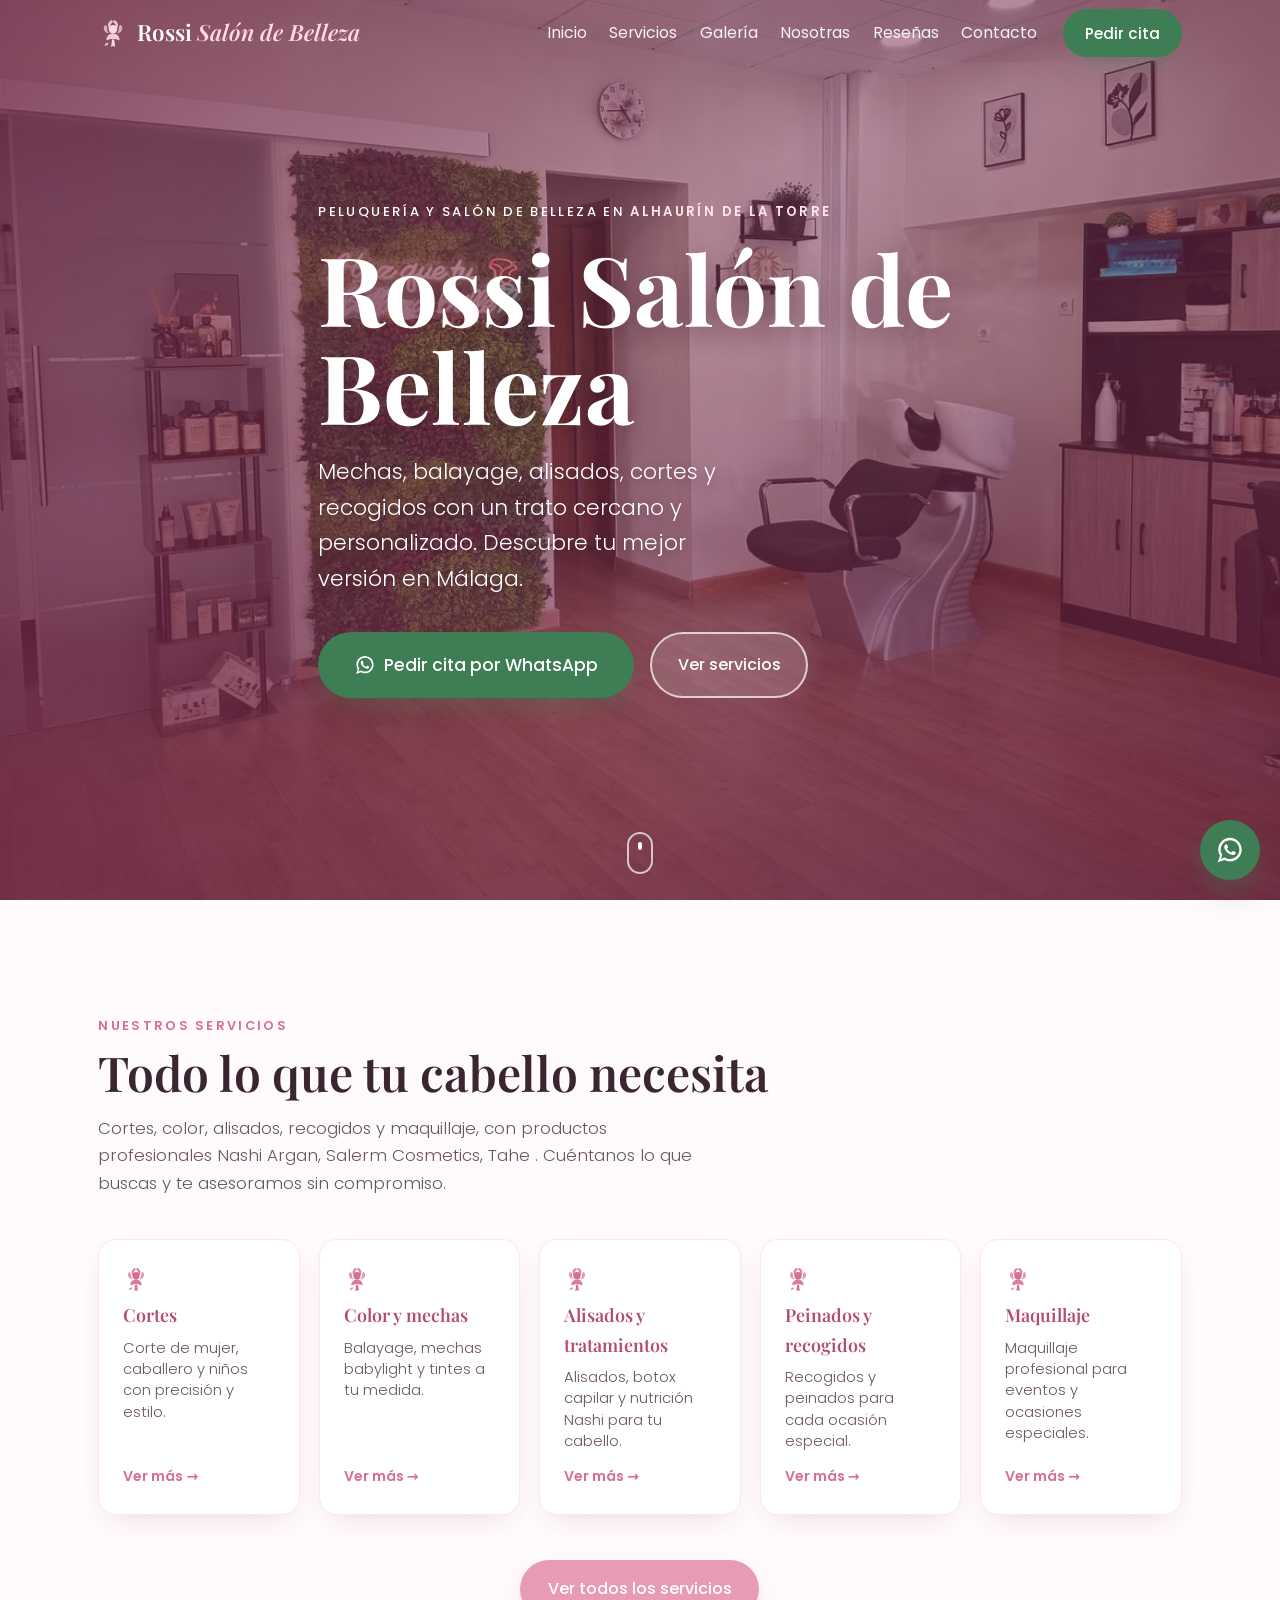
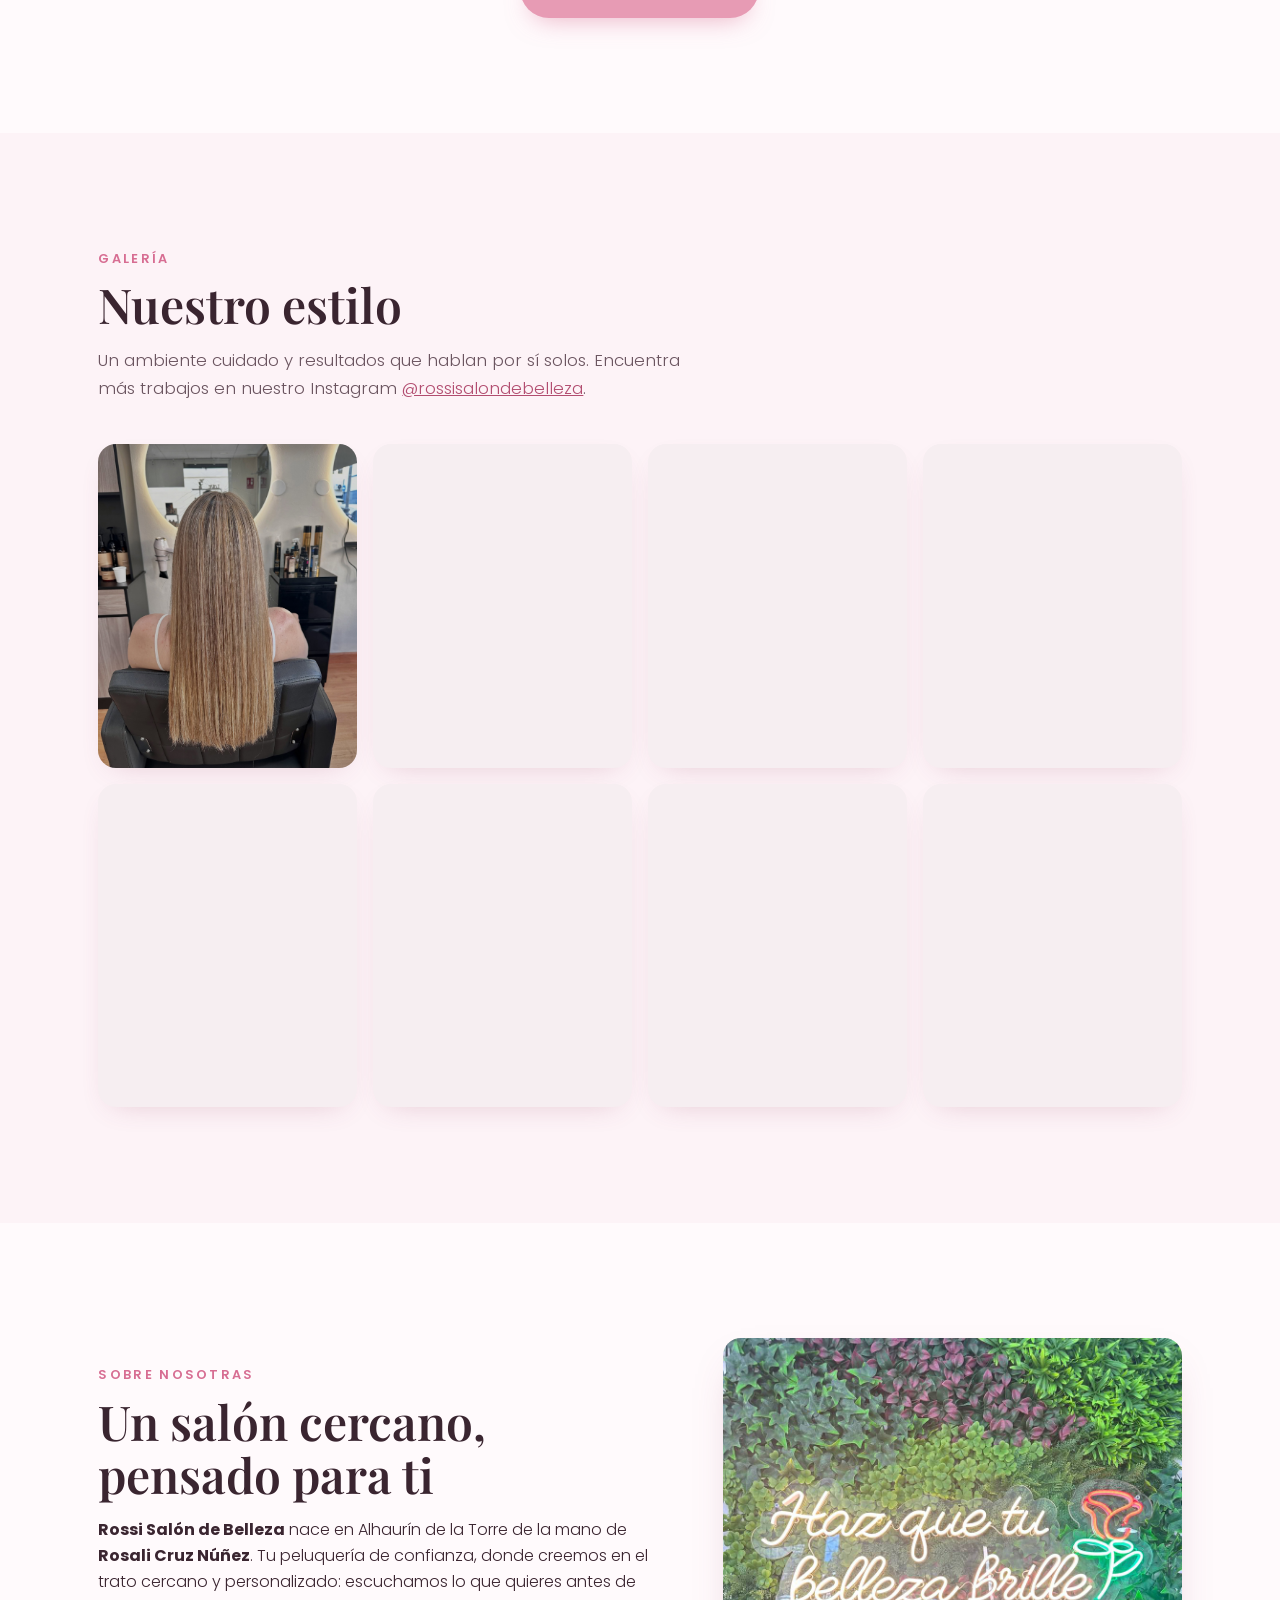
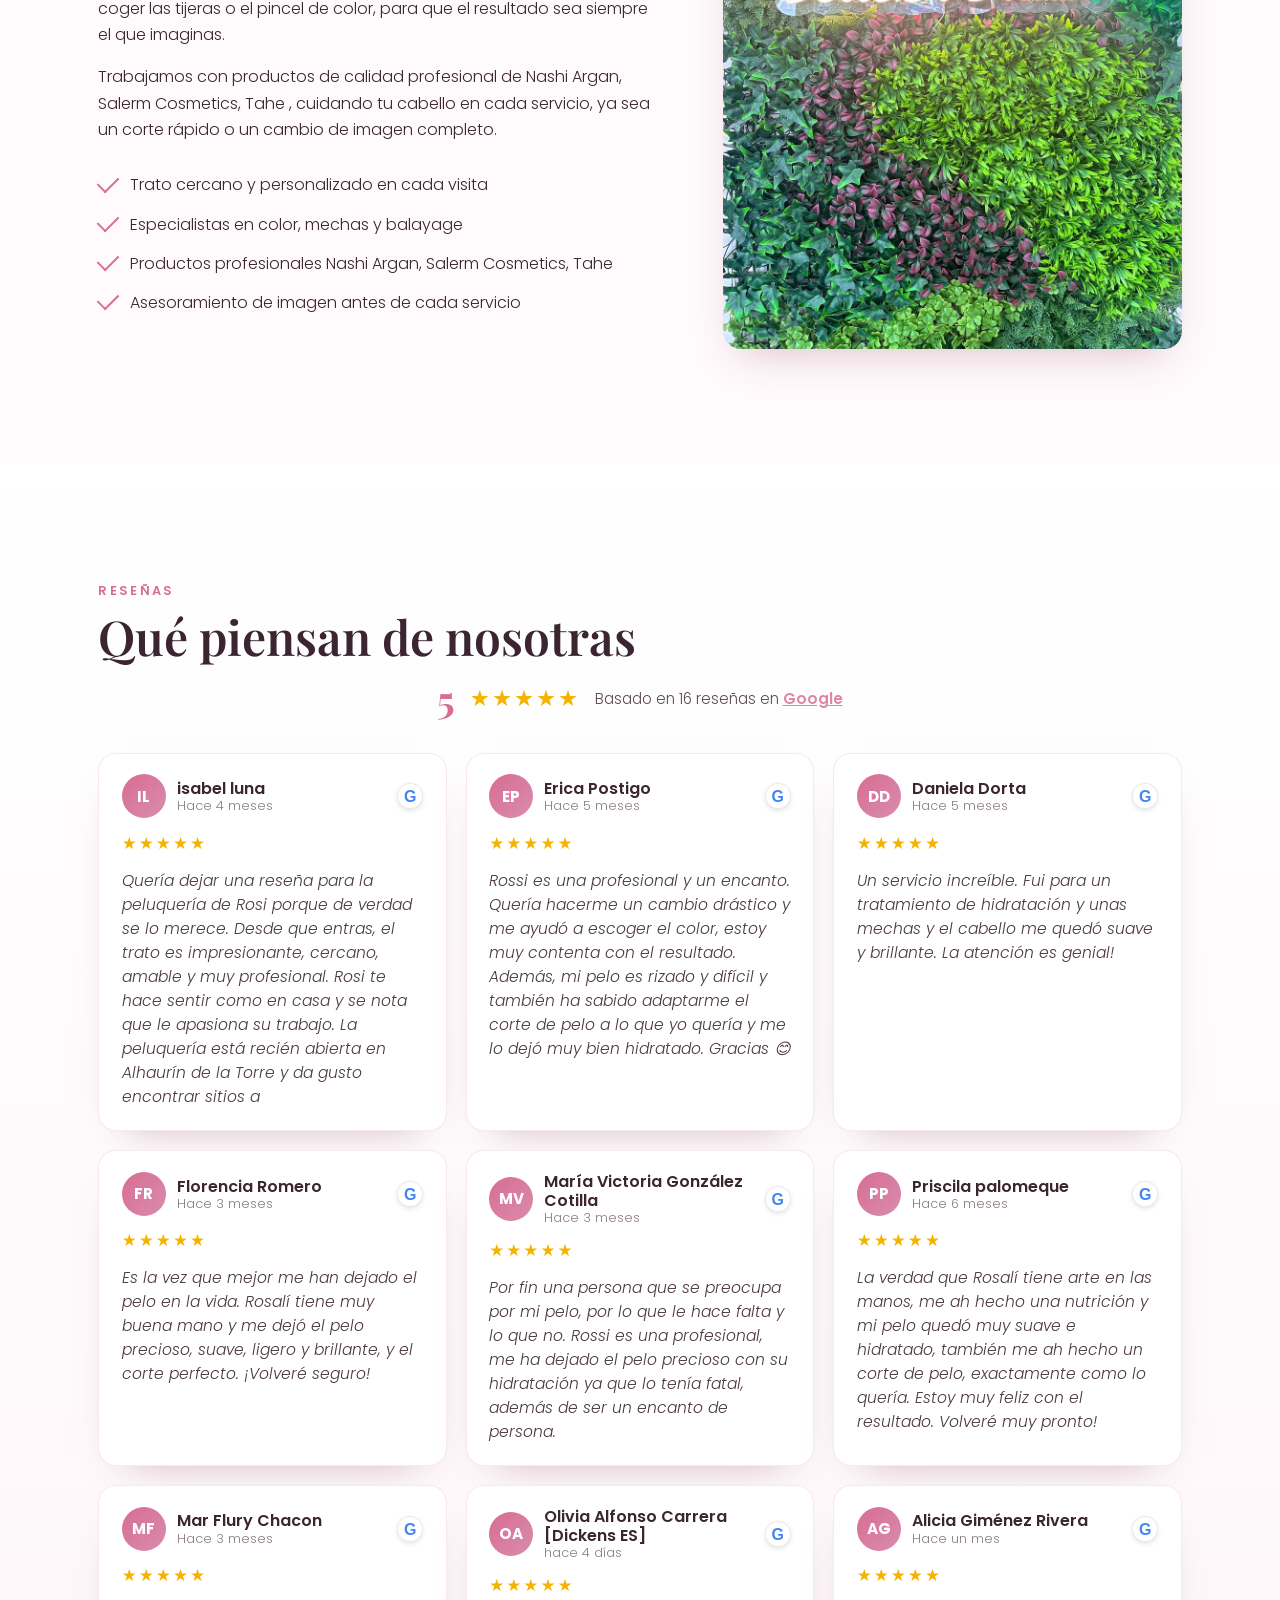
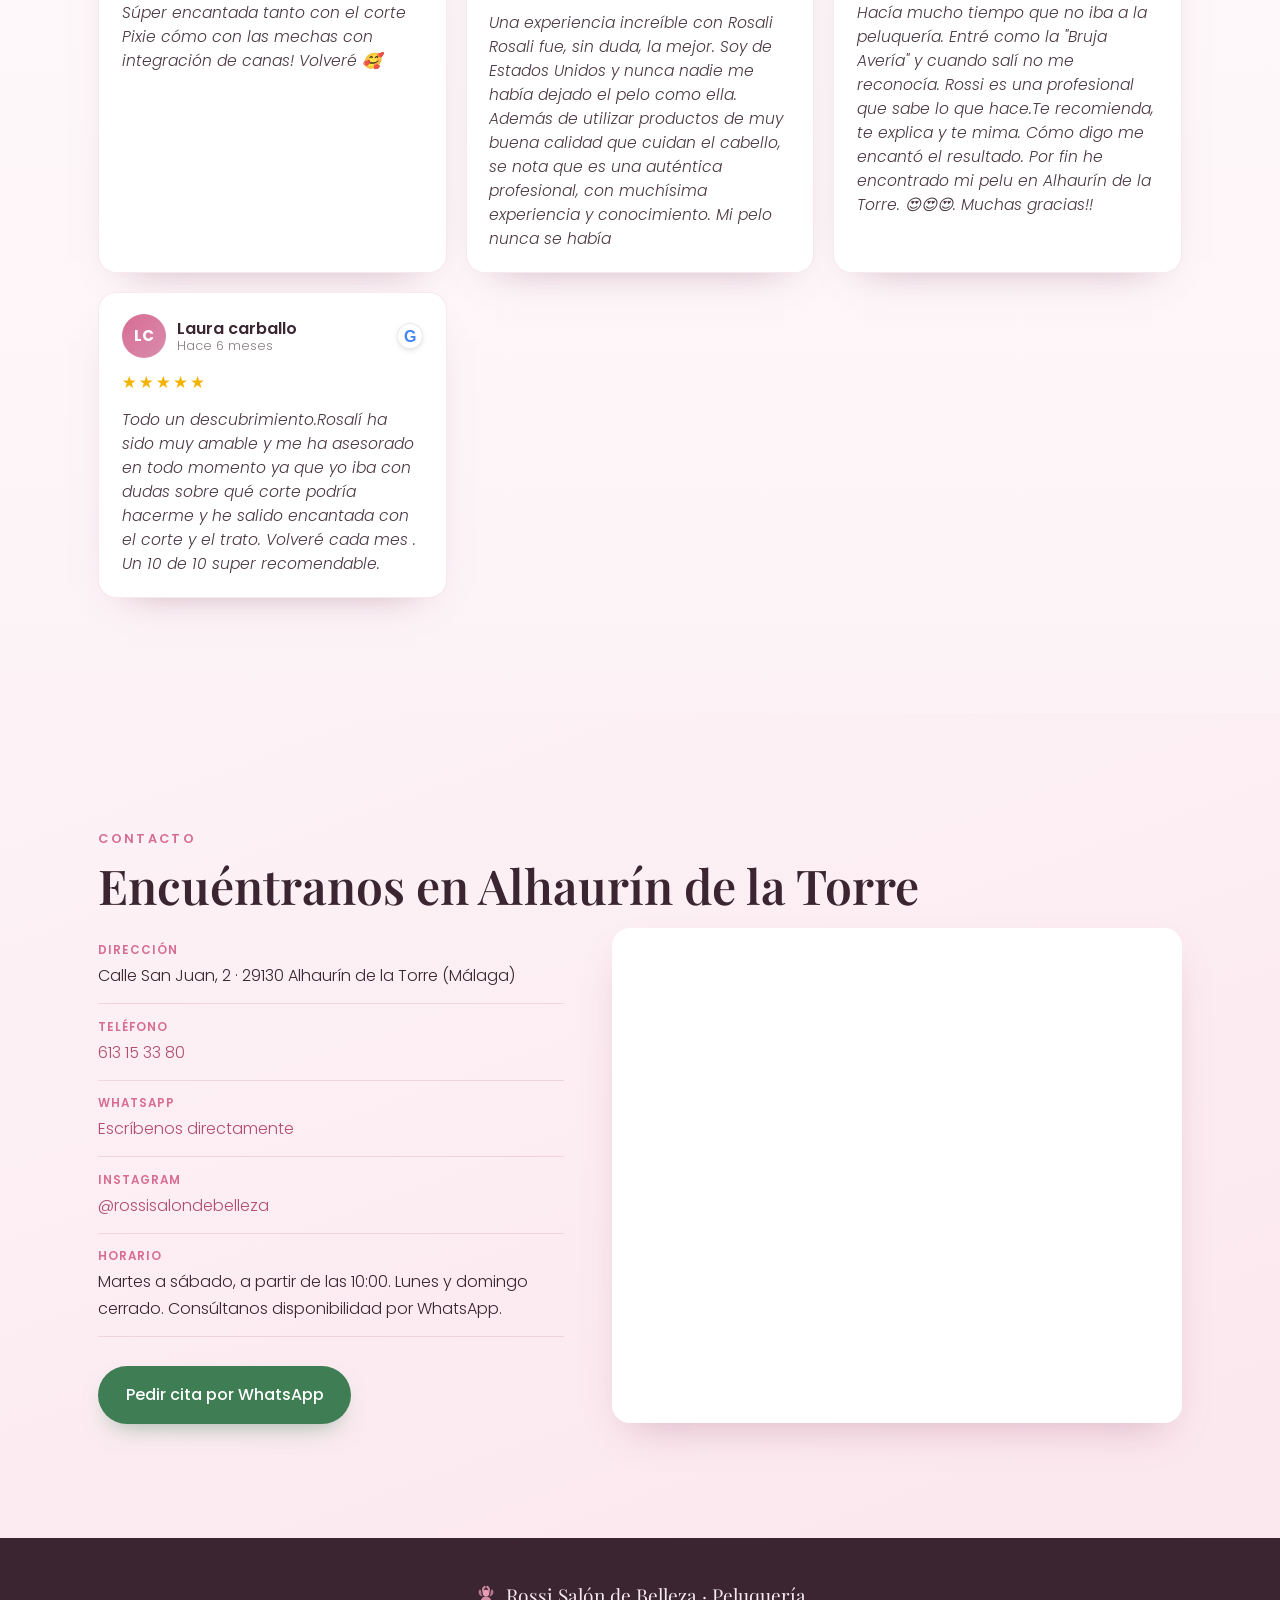
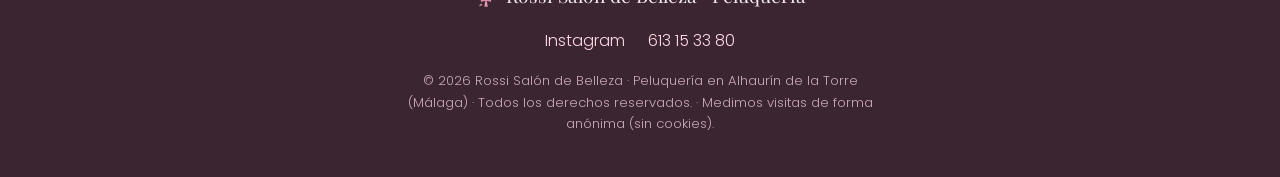
<file: index.html>
<!DOCTYPE html>
<html lang="es">
<head>
  <meta charset="UTF-8" />
  <meta name="viewport" content="width=device-width, initial-scale=1.0" />
  <title>Rossi Salón de Belleza · Peluquería en Alhaurín de la Torre (Málaga) | Mechas, Balayage y Alisados</title>
  <meta name="description" content="Rossi Salón de Belleza, tu peluquería en Alhaurín de la Torre (Málaga). Especialistas en mechas, balayage, alisados, tintes, cortes, recogidos y maquillaje. Pide tu cita por WhatsApp." />
  <meta name="keywords" content="peluquería Alhaurín de la Torre, peluquería Rossi, peluquería Málaga, Rossi salón de belleza, salón de belleza Alhaurín de la Torre, mechas, balayage, alisado, tinte, corte, recogidos, maquillaje" />
  <meta name="robots" content="index, follow" />
  <meta name="author" content="Rossi Salón de Belleza" />
  <meta name="theme-color" content="#e79bb4" />
  <link rel="canonical" href="https://rossisalondebelleza.com/" />

  <!-- Open Graph -->
  <meta property="og:type" content="website" />
  <meta property="og:site_name" content="Rossi Salón de Belleza" />
  <meta property="og:title" content="Rossi Salón de Belleza · Peluquería en Alhaurín de la Torre" />
  <meta property="og:description" content="Peluquería y salón de belleza en Alhaurín de la Torre (Málaga): mechas, balayage, alisados, tintes, cortes y recogidos con trato cercano. Pide cita por WhatsApp." />
  <meta property="og:url" content="https://rossisalondebelleza.com/" />
  <meta property="og:locale" content="es_ES" />
  <meta property="og:image" content="https://rossisalondebelleza.com/assets/og-image.jpg?v=2" />
  <meta property="og:image:secure_url" content="https://rossisalondebelleza.com/assets/og-image.jpg?v=2" />
  <meta property="og:image:type" content="image/jpeg" />
  <meta property="og:image:width" content="1200" />
  <meta property="og:image:height" content="630" />
  <meta property="og:image:alt" content="Rossi Salón de Belleza y Peluquería en Alhaurín de la Torre" />

  <!-- Twitter Card -->
  <meta name="twitter:card" content="summary_large_image" />
  <meta name="twitter:title" content="Rossi Salón de Belleza · Peluquería en Alhaurín de la Torre" />
  <meta name="twitter:description" content="Peluquería en Alhaurín de la Torre (Málaga): mechas, balayage, alisados, tintes y cortes. Pide tu cita por WhatsApp en Rossi Salón de Belleza." />
  <meta name="twitter:image" content="https://rossisalondebelleza.com/assets/og-image.jpg?v=2" />

  <link rel="icon" href="data:image/svg+xml,%3Csvg xmlns='http://www.w3.org/2000/svg' viewBox='0 0 100 100'%3E%3Ctext y='.9em' font-size='90'%3E%F0%9F%8C%B9%3C/text%3E%3C/svg%3E" />

  <link rel="preconnect" href="https://fonts.googleapis.com" />
  <link rel="preconnect" href="https://fonts.gstatic.com" crossorigin />
  <link href="https://fonts.googleapis.com/css2?family=Playfair+Display:ital,wght@0,500;0,600;0,700;1,600&family=Poppins:wght@300;400;500;600;700&display=swap" rel="stylesheet" />

  <link rel="stylesheet" href="styles.css" />
  <link rel="stylesheet" href="assets/web-publica.css" />

  <!-- JSON-LD: Schema.org HairSalon -->
  <script type="application/ld+json">
  {
    "@context": "https://schema.org",
    "@type": "HairSalon",
    "@id": "https://rossisalondebelleza.com/#negocio",
    "name": "Rossi Salón de Belleza",
    "alternateName": ["Peluquería Rossi", "Peluquería y Salón de Belleza Rossi"],
    "description": "Peluquería y salón de belleza en Alhaurín de la Torre (Málaga): mechas, balayage, alisados, tintes, cortes, recogidos y maquillaje.",
    "image": "https://rossisalondebelleza.com/assets/og-image.jpg",
    "url": "https://rossisalondebelleza.com/",
    "telephone": "+34613153380",
    "founder": "Rosali Cruz Núñez",
    "address": {
      "@type": "PostalAddress",
      "streetAddress": "Calle San Juan, 2",
      "addressLocality": "Alhaurín de la Torre",
      "addressRegion": "Málaga",
      "postalCode": "29130",
      "addressCountry": "ES"
    },
    "geo": {
      "@type": "GeoCoordinates",
      "addressCountry": "ES"
    },
    "areaServed": "Alhaurín de la Torre, Málaga",
    "openingHoursSpecification": [
      {
        "@type": "OpeningHoursSpecification",
        "dayOfWeek": ["Tuesday", "Wednesday", "Thursday", "Friday", "Saturday"],
        "opens": "10:00"
      }
    ],
    "sameAs": [
      "https://www.instagram.com/rossisalondebelleza/"
    ]
  }
  </script>
    <script type="application/ld+json">
  {
    "@context": "https://schema.org",
    "@type": "OfferCatalog",
    "name": "Servicios de Rossi Salón de Belleza",
    "url": "https://rossisalondebelleza.com/servicios.html",
    "itemListElement": [
      {"@type": "Offer",
       "itemOffered": {"@type": "Service", "name": "Corte de mujer", "category": "Cortes"}},
      {"@type": "Offer",
       "itemOffered": {"@type": "Service", "name": "Corte de caballero", "category": "Cortes"}},
      {"@type": "Offer",
       "itemOffered": {"@type": "Service", "name": "Corte de ni\u00f1a", "category": "Cortes"}},
      {"@type": "Offer",
       "itemOffered": {"@type": "Service", "name": "Corte de ni\u00f1o", "category": "Cortes"}},
      {"@type": "Offer",
       "itemOffered": {"@type": "Service", "name": "Balayage", "category": "Color y mechas"}},
      {"@type": "Offer",
       "itemOffered": {"@type": "Service", "name": "Mechas babylight", "category": "Color y mechas"}},
      {"@type": "Offer",
       "itemOffered": {"@type": "Service", "name": "Mechas y balayage media melena", "category": "Color y mechas"}},
      {"@type": "Offer",
       "itemOffered": {"@type": "Service", "name": "Mechas de pelo corto", "category": "Color y mechas"}},
      {"@type": "Offer",
       "itemOffered": {"@type": "Service", "name": "Mechas de flequillo", "category": "Color y mechas"}},
      {"@type": "Offer",
       "itemOffered": {"@type": "Service", "name": "Tinte y retoque de tinte", "category": "Color y mechas"}},
      {"@type": "Offer",
       "itemOffered": {"@type": "Service", "name": "Matizado", "category": "Color y mechas"}},
      {"@type": "Offer",
       "itemOffered": {"@type": "Service", "name": "Alisado organico (corto, media melena y melena larga)", "category": "Alisados y tratamientos"}},
      {"@type": "Offer",
       "itemOffered": {"@type": "Service", "name": "Botox capilar", "category": "Alisados y tratamientos"}},
      {"@type": "Offer",
       "itemOffered": {"@type": "Service", "name": "Nutrici\u00f3n Nashi", "category": "Alisados y tratamientos"}},
      {"@type": "Offer",
       "itemOffered": {"@type": "Service", "name": "salerm 21", "category": "Alisados y tratamientos"}},
      {"@type": "Offer",
       "itemOffered": {"@type": "Service", "name": "Recogido y semirrecogido", "category": "Peinados y recogidos"}},
      {"@type": "Offer",
       "itemOffered": {"@type": "Service", "name": "Peinado de pelo largo", "category": "Peinados y recogidos"}},
      {"@type": "Offer",
       "itemOffered": {"@type": "Service", "name": "Peinado de media melena", "category": "Peinados y recogidos"}},
      {"@type": "Offer",
       "itemOffered": {"@type": "Service", "name": "Peinado corto", "category": "Peinados y recogidos"}},
      {"@type": "Offer",
       "itemOffered": {"@type": "Service", "name": "Maquillaje para eventos y ocasiones especiales", "category": "Maquillaje"}},
      {"@type": "Offer",
       "itemOffered": {"@type": "Service", "name": "Nashi Argan", "category": "Productos"}},
      {"@type": "Offer",
       "itemOffered": {"@type": "Service", "name": "salerm 21", "category": "Productos"}},
      {"@type": "Offer",
       "itemOffered": {"@type": "Service", "name": "Tahe", "category": "Productos"}}
    ]
  }
  </script>

    <script type="application/ld+json">
  {
    "@context": "https://schema.org",
    "@type": "OfferCatalog",
    "name": "Servicios de Rossi Salón de Belleza",
    "url": "https://rossisalondebelleza.com/servicios.html",
    "itemListElement": [
      {"@type": "Offer",
       "itemOffered": {"@type": "Service", "name": "Corte de mujer", "category": "Cortes"}},
      {"@type": "Offer",
       "itemOffered": {"@type": "Service", "name": "Corte de caballero", "category": "Cortes"}},
      {"@type": "Offer",
       "itemOffered": {"@type": "Service", "name": "Corte de ni\u00f1a", "category": "Cortes"}},
      {"@type": "Offer",
       "itemOffered": {"@type": "Service", "name": "Corte de ni\u00f1o", "category": "Cortes"}},
      {"@type": "Offer",
       "itemOffered": {"@type": "Service", "name": "Balayage", "category": "Color y mechas"}},
      {"@type": "Offer",
       "itemOffered": {"@type": "Service", "name": "Mechas babylight", "category": "Color y mechas"}},
      {"@type": "Offer",
       "itemOffered": {"@type": "Service", "name": "Mechas y balayage media melena", "category": "Color y mechas"}},
      {"@type": "Offer",
       "itemOffered": {"@type": "Service", "name": "Mechas de pelo corto", "category": "Color y mechas"}},
      {"@type": "Offer",
       "itemOffered": {"@type": "Service", "name": "Mechas de flequillo", "category": "Color y mechas"}},
      {"@type": "Offer",
       "itemOffered": {"@type": "Service", "name": "Tinte y retoque de tinte", "category": "Color y mechas"}},
      {"@type": "Offer",
       "itemOffered": {"@type": "Service", "name": "Matizado", "category": "Color y mechas"}},
      {"@type": "Offer",
       "itemOffered": {"@type": "Service", "name": "Alisado organico (corto, media melena y melena larga)", "category": "Alisados y tratamientos"}},
      {"@type": "Offer",
       "itemOffered": {"@type": "Service", "name": "Botox capilar", "category": "Alisados y tratamientos"}},
      {"@type": "Offer",
       "itemOffered": {"@type": "Service", "name": "Nutrici\u00f3n Nashi", "category": "Alisados y tratamientos"}},
      {"@type": "Offer",
       "itemOffered": {"@type": "Service", "name": "salerm 21", "category": "Alisados y tratamientos"}},
      {"@type": "Offer",
       "itemOffered": {"@type": "Service", "name": "Recogido y semirrecogido", "category": "Peinados y recogidos"}},
      {"@type": "Offer",
       "itemOffered": {"@type": "Service", "name": "Peinado de pelo largo", "category": "Peinados y recogidos"}},
      {"@type": "Offer",
       "itemOffered": {"@type": "Service", "name": "Peinado de media melena", "category": "Peinados y recogidos"}},
      {"@type": "Offer",
       "itemOffered": {"@type": "Service", "name": "Peinado corto", "category": "Peinados y recogidos"}},
      {"@type": "Offer",
       "itemOffered": {"@type": "Service", "name": "Maquillaje para eventos y ocasiones especiales", "category": "Maquillaje"}},
      {"@type": "Offer",
       "itemOffered": {"@type": "Service", "name": "Nashi Argan", "category": "Productos"}},
      {"@type": "Offer",
       "itemOffered": {"@type": "Service", "name": "Salerm Cosmetics", "category": "Productos"}},
      {"@type": "Offer",
       "itemOffered": {"@type": "Service", "name": "Tahe", "category": "Productos"}}
    ]
  }
  </script>

    <script type="application/ld+json">
  {
    "@context": "https://schema.org",
    "@type": "OfferCatalog",
    "name": "Servicios de Rossi Salón de Belleza",
    "url": "https://rossisalondebelleza.com/servicios.html",
    "itemListElement": [
      {"@type": "Offer",
       "itemOffered": {"@type": "Service", "name": "Corte de mujer", "category": "Cortes"}},
      {"@type": "Offer",
       "itemOffered": {"@type": "Service", "name": "Corte de caballero", "category": "Cortes"}},
      {"@type": "Offer",
       "itemOffered": {"@type": "Service", "name": "Corte de ni\u00f1a", "category": "Cortes"}},
      {"@type": "Offer",
       "itemOffered": {"@type": "Service", "name": "Corte de ni\u00f1o", "category": "Cortes"}},
      {"@type": "Offer",
       "itemOffered": {"@type": "Service", "name": "Balayage", "category": "Color y mechas"}},
      {"@type": "Offer",
       "itemOffered": {"@type": "Service", "name": "Mechas babylight", "category": "Color y mechas"}},
      {"@type": "Offer",
       "itemOffered": {"@type": "Service", "name": "Mechas y balayage media melena", "category": "Color y mechas"}},
      {"@type": "Offer",
       "itemOffered": {"@type": "Service", "name": "Mechas de pelo corto", "category": "Color y mechas"}},
      {"@type": "Offer",
       "itemOffered": {"@type": "Service", "name": "Mechas de flequillo", "category": "Color y mechas"}},
      {"@type": "Offer",
       "itemOffered": {"@type": "Service", "name": "Tinte y retoque de tinte", "category": "Color y mechas"}},
      {"@type": "Offer",
       "itemOffered": {"@type": "Service", "name": "Matizado", "category": "Color y mechas"}},
      {"@type": "Offer",
       "itemOffered": {"@type": "Service", "name": "Alisado organico (corto, media melena y melena larga)", "category": "Alisados y tratamientos"}},
      {"@type": "Offer",
       "itemOffered": {"@type": "Service", "name": "Botox capilar", "category": "Alisados y tratamientos"}},
      {"@type": "Offer",
       "itemOffered": {"@type": "Service", "name": "Nutrici\u00f3n Nashi", "category": "Alisados y tratamientos"}},
      {"@type": "Offer",
       "itemOffered": {"@type": "Service", "name": "salerm 21", "category": "Alisados y tratamientos"}},
      {"@type": "Offer",
       "itemOffered": {"@type": "Service", "name": "Recogido y semirrecogido", "category": "Peinados y recogidos"}},
      {"@type": "Offer",
       "itemOffered": {"@type": "Service", "name": "Peinado de pelo largo", "category": "Peinados y recogidos"}},
      {"@type": "Offer",
       "itemOffered": {"@type": "Service", "name": "Peinado de media melena", "category": "Peinados y recogidos"}},
      {"@type": "Offer",
       "itemOffered": {"@type": "Service", "name": "Peinado corto", "category": "Peinados y recogidos"}},
      {"@type": "Offer",
       "itemOffered": {"@type": "Service", "name": "Maquillaje para eventos y ocasiones especiales", "category": "Maquillaje"}},
      {"@type": "Offer",
       "itemOffered": {"@type": "Service", "name": "Nashi Argan", "category": "Productos"}},
      {"@type": "Offer",
       "itemOffered": {"@type": "Service", "name": "Salerm Cosmetics", "category": "Productos"}},
      {"@type": "Offer",
       "itemOffered": {"@type": "Service", "name": "Tahe", "category": "Productos"}}
    ]
  }
  </script>

    <script type="application/ld+json">
  {
    "@context": "https://schema.org",
    "@type": "OfferCatalog",
    "name": "Servicios de Rossi Salón de Belleza",
    "url": "https://rossisalondebelleza.com/servicios.html",
    "itemListElement": [
      {"@type": "Offer",
       "itemOffered": {"@type": "Service", "name": "Corte de mujer", "category": "Cortes"}},
      {"@type": "Offer",
       "itemOffered": {"@type": "Service", "name": "Corte de caballero", "category": "Cortes"}},
      {"@type": "Offer",
       "itemOffered": {"@type": "Service", "name": "Corte de ni\u00f1a", "category": "Cortes"}},
      {"@type": "Offer",
       "itemOffered": {"@type": "Service", "name": "Corte de ni\u00f1o", "category": "Cortes"}},
      {"@type": "Offer",
       "itemOffered": {"@type": "Service", "name": "Balayage", "category": "Color y mechas"}},
      {"@type": "Offer",
       "itemOffered": {"@type": "Service", "name": "Mechas babylight", "category": "Color y mechas"}},
      {"@type": "Offer",
       "itemOffered": {"@type": "Service", "name": "Mechas y balayage media melena", "category": "Color y mechas"}},
      {"@type": "Offer",
       "itemOffered": {"@type": "Service", "name": "Mechas de pelo corto", "category": "Color y mechas"}},
      {"@type": "Offer",
       "itemOffered": {"@type": "Service", "name": "Mechas de flequillo", "category": "Color y mechas"}},
      {"@type": "Offer",
       "itemOffered": {"@type": "Service", "name": "Tinte y retoque de tinte", "category": "Color y mechas"}},
      {"@type": "Offer",
       "itemOffered": {"@type": "Service", "name": "Matizado", "category": "Color y mechas"}},
      {"@type": "Offer",
       "itemOffered": {"@type": "Service", "name": "Alisado organico (corto, media melena y melena larga)", "category": "Alisados y tratamientos"}},
      {"@type": "Offer",
       "itemOffered": {"@type": "Service", "name": "Botox capilar", "category": "Alisados y tratamientos"}},
      {"@type": "Offer",
       "itemOffered": {"@type": "Service", "name": "Nutrici\u00f3n Nashi", "category": "Alisados y tratamientos"}},
      {"@type": "Offer",
       "itemOffered": {"@type": "Service", "name": "salerm 21", "category": "Alisados y tratamientos"}},
      {"@type": "Offer",
       "itemOffered": {"@type": "Service", "name": "Recogido y semirrecogido", "category": "Peinados y recogidos"}},
      {"@type": "Offer",
       "itemOffered": {"@type": "Service", "name": "Peinado de pelo largo", "category": "Peinados y recogidos"}},
      {"@type": "Offer",
       "itemOffered": {"@type": "Service", "name": "Peinado de media melena", "category": "Peinados y recogidos"}},
      {"@type": "Offer",
       "itemOffered": {"@type": "Service", "name": "Peinado corto", "category": "Peinados y recogidos"}},
      {"@type": "Offer",
       "itemOffered": {"@type": "Service", "name": "Maquillaje para eventos y ocasiones especiales", "category": "Maquillaje"}},
      {"@type": "Offer",
       "itemOffered": {"@type": "Service", "name": "Nashi Argan", "category": "Productos"}},
      {"@type": "Offer",
       "itemOffered": {"@type": "Service", "name": "Salerm Cosmetics", "category": "Productos"}},
      {"@type": "Offer",
       "itemOffered": {"@type": "Service", "name": "Tahe", "category": "Productos"}}
    ]
  }
  </script>

</head>
<body>

  <!-- Icono decorativo de rosa, reutilizado con <use> -->
  <svg width="0" height="0" style="position:absolute" aria-hidden="true">
    <symbol id="icono-rosa" viewBox="0 0 64 64">
      <g fill="currentColor">
        <path d="M32 8c-4 3-6 7-6 11 0 3 1.5 5.5 4 7-3-.5-6-2.5-7.5-5.5C20 16 21 10.5 26 6c2-2 4-2 6 2z" opacity="0.85"/>
        <path d="M32 8c4 3 6 7 6 11 0 3-1.5 5.5-4 7 3-.5 6-2.5 7.5-5.5C44 16 43 10.5 38 6c-2-2-4-2-6 2z" opacity="0.85"/>
        <path d="M20 22c-1 4 .5 8 4 10.5-3 .5-6.5-.5-9-3.5-3.5-4-3.5-9.5-1-13 2-2.5 4.5-1.5 6 6z" opacity="0.7"/>
        <path d="M44 22c1 4-.5 8-4 10.5 3 .5 6.5-.5 9-3.5 3.5-4 3.5-9.5 1-13-2-2.5-4.5-1.5-6 6z" opacity="0.7"/>
        <circle cx="32" cy="24" r="9"/>
        <path d="M32 33c-8 0-14 6-14 13 0 1 1 2 2 1.5 3-1.5 7-2.5 12-2.5s9 1 12 2.5c1 .5 2-.5 2-1.5 0-7-6-13-14-13z" opacity="0.9"/>
        <path d="M30 46l-2 14c-.2 1.3 1.4 2 2.2 1l2-2.5 2 2.5c.8 1 2.4.3 2.2-1l-2-14h-4.4z"/>
        <path d="M20 52c-3 1-6 4-6 7 3 .5 6.5-1 8.5-3.5L20 52z" opacity="0.8"/>
      </g>
    </symbol>
  </svg>

  <a class="salto-contenido" href="#contenido">Ir al contenido principal</a>

  <header class="cabecera" id="cabecera">
    <div class="contenedor cabecera__interior">
      <a href="#inicio" class="logo">
        <svg class="logo__icono" width="30" height="30" aria-hidden="true"><use href="#icono-rosa" /></svg>
        <span class="logo__texto">Rossi <em>Salón de Belleza</em></span>
      </a>

      <button class="menu-toggle" id="menuToggle" aria-expanded="false" aria-controls="navPrincipal" aria-label="Abrir menú de navegación">
        <span></span><span></span><span></span>
      </button>

      <nav class="nav" id="navPrincipal">
        <ul>
          <li><a href="#inicio">Inicio</a></li>
          <li><a href="#servicios">Servicios</a></li>
          <li><a href="#galeria">Galería</a></li>
          <li><a href="#nosotras">Nosotras</a></li>
          <li><a href="#resenas">Reseñas</a></li>
          <li><a href="#contacto">Contacto</a></li>
        </ul>
        <a href="#" class="boton boton--whatsapp boton--nav js-whatsapp-link" target="_blank" rel="noopener">
          Pedir cita
        </a>
      </nav>
    </div>
    <div class="menu-overlay" id="menuOverlay" aria-hidden="true"></div>
  </header>

  <main id="contenido">

    <!-- 1. HERO -->
    <section class="hero" id="inicio">
      <div class="hero__fondo" aria-hidden="true"></div>
      <div class="hero__velo" aria-hidden="true"></div>
      <div class="hero__petalos" aria-hidden="true">
        <span></span><span></span><span></span><span></span><span></span>
        <span></span><span></span><span></span><span></span><span></span>
      </div>
      <div class="contenedor hero__contenido">
        <p class="hero__kicker animar" data-animar="baja">Peluquería y salón de belleza en <strong>Alhaurín de la Torre</strong></p>
        <h1 class="hero__titulo animar" data-animar="baja">Rossi Salón de Belleza</h1>
        <p class="hero__claim animar" data-animar="baja">Mechas, balayage, alisados, cortes y recogidos con un trato cercano y personalizado. Descubre tu mejor versión en Málaga.</p>
        <div class="hero__acciones animar" data-animar="baja">
          <a href="#" class="boton boton--whatsapp boton--grande js-whatsapp-link" target="_blank" rel="noopener">
            <svg class="icono-whatsapp" viewBox="0 0 32 32" width="22" height="22" aria-hidden="true">
              <path fill="currentColor" d="M16.001 3C9.096 3 3.5 8.596 3.5 15.5c0 2.42.687 4.68 1.877 6.6L3 29l7.1-2.32a12.42 12.42 0 0 0 5.9 1.5c6.905 0 12.5-5.596 12.5-12.5S22.906 3 16.001 3zm0 22.6c-1.86 0-3.6-.5-5.1-1.37l-.365-.216-4.214 1.377 1.394-4.106-.238-.38A9.98 9.98 0 0 1 6 15.5C6 9.977 10.477 5.5 16.001 5.5 21.523 5.5 26 9.977 26 15.5s-4.477 10.1-9.999 10.1zm5.55-7.55c-.303-.152-1.797-.887-2.076-.988-.279-.101-.482-.152-.686.152-.203.303-.786.988-.964 1.19-.177.203-.354.228-.657.076-.303-.152-1.28-.472-2.438-1.505-.901-.804-1.51-1.797-1.688-2.1-.177-.303-.019-.467.133-.618.137-.136.303-.354.455-.53.152-.178.202-.304.303-.507.101-.203.05-.38-.025-.532-.076-.152-.686-1.653-.94-2.264-.247-.594-.499-.514-.686-.524l-.584-.01c-.203 0-.532.076-.81.38-.279.303-1.065 1.04-1.065 2.537s1.09 2.943 1.242 3.146c.152.203 2.147 3.278 5.202 4.596.727.314 1.294.501 1.737.641.73.232 1.393.199 1.918.121.585-.087 1.797-.735 2.05-1.445.253-.71.253-1.318.177-1.445-.076-.127-.279-.203-.583-.354z"/>
            </svg>
            Pedir cita por WhatsApp
          </a>
          <a href="#servicios" class="boton boton--fantasma">Ver servicios</a>
        </div>
      </div>
      <a href="#servicios" class="hero__scroll" aria-label="Desplázate para ver más"><span></span></a>
    </section>

    <!-- 2. SERVICIOS -->
    <section class="seccion seccion--clara" id="servicios">
      <div class="contenedor">
        <p class="seccion__kicker animar">Nuestros servicios</p>
        <h2 class="seccion__titulo animar">Todo lo que tu cabello necesita</h2>
        <p class="seccion__intro animar">Cortes, color, alisados, recogidos y maquillaje, con productos profesionales <!-- RESPALDO:MARCAS:INICIO -->
        Nashi Argan, Salerm Cosmetics, Tahe
        <!-- RESPALDO:MARCAS:FIN -->. Cuéntanos lo que buscas y te asesoramos sin compromiso.</p>

        <div class="servicios__pildoras" id="serviciosPildoras">
        <!-- RESPALDO:PILDORAS:INICIO -->
          <!-- Respaldo estático: se ve si el API no responde en 3 s -->
          <a href="servicios.html#cortes" class="servicio-pildora animar" data-animar="sube">
            <svg class="servicio-pildora__icono" width="26" height="26" aria-hidden="true"><use href="#icono-rosa"/></svg>
            <h3>Cortes</h3>
            <p>Corte de mujer, caballero y niños con precisión y estilo.</p>
            <span class="servicio-pildora__enlace">Ver más →</span>
          </a>
          <a href="servicios.html#color-y-mechas" class="servicio-pildora animar" data-animar="sube">
            <svg class="servicio-pildora__icono" width="26" height="26" aria-hidden="true"><use href="#icono-rosa"/></svg>
            <h3>Color y mechas</h3>
            <p>Balayage, mechas babylight y tintes a tu medida.</p>
            <span class="servicio-pildora__enlace">Ver más →</span>
          </a>
          <a href="servicios.html#alisados-y-tratamientos" class="servicio-pildora animar" data-animar="sube">
            <svg class="servicio-pildora__icono" width="26" height="26" aria-hidden="true"><use href="#icono-rosa"/></svg>
            <h3>Alisados y tratamientos</h3>
            <p>Alisados, botox capilar y nutrición Nashi para tu cabello.</p>
            <span class="servicio-pildora__enlace">Ver más →</span>
          </a>
          <a href="servicios.html#peinados-y-recogidos" class="servicio-pildora animar" data-animar="sube">
            <svg class="servicio-pildora__icono" width="26" height="26" aria-hidden="true"><use href="#icono-rosa"/></svg>
            <h3>Peinados y recogidos</h3>
            <p>Recogidos y peinados para cada ocasión especial.</p>
            <span class="servicio-pildora__enlace">Ver más →</span>
          </a>
          <a href="servicios.html#maquillaje" class="servicio-pildora animar" data-animar="sube">
            <svg class="servicio-pildora__icono" width="26" height="26" aria-hidden="true"><use href="#icono-rosa"/></svg>
            <h3>Maquillaje</h3>
            <p>Maquillaje profesional para eventos y ocasiones especiales.</p>
            <span class="servicio-pildora__enlace">Ver más →</span>
          </a>
        <!-- RESPALDO:PILDORAS:FIN -->
      </div>        <div class="servicios__cta animar">
          <a href="servicios.html" class="boton boton--rosa">Ver todos los servicios</a>
        </div>

    </section>

    <!-- 3. GALERÍA -->
    <section class="seccion seccion--galeria" id="galeria">
      <div class="contenedor">
        <p class="seccion__kicker animar">Galería</p>
        <h2 class="seccion__titulo animar">Nuestro estilo</h2>
        <p class="seccion__intro animar">Un ambiente cuidado y resultados que hablan por sí solos. Encuentra más trabajos en nuestro Instagram
          <a href="https://www.instagram.com/rossisalondebelleza/" target="_blank" rel="noopener">@rossisalondebelleza</a>.
        </p>
        <div class="galeria__grid" id="galeriaGrid" aria-live="polite">
        <!-- RESPALDO:GALERIA:INICIO -->
        <!-- Respaldo estático de la galería (si el API no responde) -->
        <figure class="galeria__item galeria__item--alta galeria__item--cargada"><img src="assets/gallery/ig-01.jpg" alt="✨ Rubio beige natural, luminoso y de bajo mantenimiento. Mechas babylights ultra finas par" loading="lazy" width="3024" height="3582" /></figure>
        <figure class="galeria__item galeria__item--alta galeria__item--cargada"><img src="assets/gallery/ig-02.jpg" alt="Alisado organico 🌱✨ antes y después" loading="lazy" width="3024" height="4013" /></figure>
        <figure class="galeria__item galeria__item--alta galeria__item--cargada"><img src="assets/gallery/ig-03.jpg" alt="✨ Color arena, luminoso y natural. Un rubio elegante con un acabado suave y mucho brillo." loading="lazy" width="3024" height="3715" /></figure>
        <figure class="galeria__item galeria__item--alta galeria__item--cargada"><img src="assets/gallery/ig-04.jpg" alt="Qué cambio! 😍 Mechas frías para conseguir un rubio más elegante, luminoso y con un acabado" loading="lazy" width="1290" height="1712" /></figure>
        <figure class="galeria__item galeria__item--alta galeria__item--cargada"><img src="assets/gallery/ig-05.jpg" alt="Alisado organico✨🌿" loading="lazy" width="3024" height="3589" /></figure>
        <figure class="galeria__item galeria__item--alta galeria__item--cargada"><img src="assets/gallery/ig-07.jpg" alt="✨ Cobrizo con mechas vainilla ✨ Un color lleno de dimensión, brillo y movimiento que realz" loading="lazy" width="3024" height="3481" /></figure>
        <figure class="galeria__item galeria__item--alta galeria__item--cargada"><img src="assets/gallery/ig-08.jpg" alt="🤎 Mechas caramelo que aportan luz, dimensión y un acabado súper natural ✨" loading="lazy" width="3024" height="4013" /></figure>
        <figure class="galeria__item galeria__item--alta galeria__item--cargada"><img src="assets/gallery/ig-10.jpg" alt="Tremendo cambio ✨ De un cabello apagado a una melena con luz, movimiento y un tono mucho m" loading="lazy" width="3024" height="3652" /></figure>
        <!-- RESPALDO:GALERIA:FIN -->
        </div>
      </div>
    </section>

    <!-- 4. SOBRE NOSOTRAS -->
    <section class="seccion" id="nosotras">
      <div class="contenedor nosotras__grid">
        <div class="nosotras__texto animar" data-animar="derecha">
          <p class="seccion__kicker">Sobre nosotras</p>
          <h2 class="seccion__titulo">Un salón cercano, pensado para ti</h2>
          <p><strong>Rossi Salón de Belleza</strong> nace en Alhaurín de la Torre de la mano de <strong>Rosali Cruz Núñez</strong>. Tu peluquería de confianza, donde creemos en el trato cercano y personalizado: escuchamos lo que quieres antes de coger las tijeras o el pincel de color, para que el resultado sea siempre el que imaginas.</p>
          <p>Trabajamos con productos de calidad profesional de <!-- RESPALDO:MARCAS:INICIO -->
        Nashi Argan, Salerm Cosmetics, Tahe
        <!-- RESPALDO:MARCAS:FIN -->, cuidando tu cabello en cada servicio, ya sea un corte rápido o un cambio de imagen completo.</p>
          <ul class="lista-check">
            <li>Trato cercano y personalizado en cada visita</li>
            <li>Especialistas en color, mechas y balayage</li>
            <li>Productos profesionales <!-- RESPALDO:MARCAS:INICIO -->
        Nashi Argan, Salerm Cosmetics, Tahe
        <!-- RESPALDO:MARCAS:FIN --></li>
            <li>Asesoramiento de imagen antes de cada servicio</li>
          </ul>
        </div>
        <figure class="nosotras__imagen animar" data-animar="izquierda">
          <img src="assets/salon.jpg" alt="Letrero de neón «Haz que tu belleza brille» sobre un muro vegetal en Rossi Salón de Belleza, Alhaurín de la Torre" loading="lazy" width="960" height="1280" />
        </figure>
      </div>
    </section>

    <!-- 5. UBICACIÓN / CONTACTO -->
    <!-- 5. RESEÑAS (Google) -->
    <section class="seccion seccion--resenas" id="resenas">
      <div class="contenedor">
        <p class="seccion__kicker animar">Reseñas</p>
        <h2 class="seccion__titulo animar">Qué piensan de nosotras</h2>
        <div class="resenas__resumen animar" id="resenasResumen"></div>
        <div class="resenas__grid" id="resenasGrid" aria-live="polite"></div>
      </div>
    </section>

    <section class="seccion seccion--rosa" id="contacto">
      <div class="contenedor">
        <p class="seccion__kicker animar">Contacto</p>
        <h2 class="seccion__titulo animar">Encuéntranos en Alhaurín de la Torre</h2>

        <div class="contacto__grid">
          <div class="contacto__datos animar" data-animar="derecha">
            <ul class="lista-contacto">
              <li>
                <strong>Dirección</strong>
                <span>Calle San Juan, 2 · 29130 Alhaurín de la Torre (Málaga)</span>
              </li>
              <li>
                <strong>Teléfono</strong>
                <span><a href="tel:+34613153380">613 15 33 80</a></span>
              </li>
              <li>
                <strong>WhatsApp</strong>
                <span><a href="#" class="js-whatsapp-link" target="_blank" rel="noopener">Escríbenos directamente</a></span>
              </li>
              <li>
                <strong>Instagram</strong>
                <span><a href="https://www.instagram.com/rossisalondebelleza/" target="_blank" rel="noopener">@rossisalondebelleza</a></span>
              </li>
              <li>
                <strong>Horario</strong>
                <span>Martes a sábado, a partir de las 10:00. Lunes y domingo cerrado. Consúltanos disponibilidad por WhatsApp.</span>
              </li>
            </ul>
            <a href="#" class="boton boton--whatsapp js-whatsapp-link" target="_blank" rel="noopener">Pedir cita por WhatsApp</a>
          </div>

          <div class="contacto__mapa animar" data-animar="izquierda">
            <iframe
              src="https://www.google.com/maps?q=Peluquer%C3%ADa%20Rossi%2C%20Calle%20San%20Juan%202%2C%2029130%20Alhaur%C3%ADn%20de%20la%20Torre%2C%20M%C3%A1laga&output=embed"
              width="100%"
              height="100%"
              style="border:0;"
              allowfullscreen=""
              loading="lazy"
              referrerpolicy="no-referrer-when-downgrade"
              title="Ubicación de Peluquería Rossi en Alhaurín de la Torre, Málaga">
            </iframe>
          </div>
        </div>
      </div>
    </section>

  </main>

  <!-- 6. FOOTER -->
  <footer class="pie">
    <div class="contenedor pie__interior">
      <div class="pie__marca">
        <svg width="24" height="24" aria-hidden="true"><use href="#icono-rosa" /></svg>
        <span>Rossi Salón de Belleza · Peluquería</span>
      </div>
      <nav class="pie__redes" aria-label="Redes sociales">
        <a href="https://www.instagram.com/rossisalondebelleza/" target="_blank" rel="noopener">Instagram</a>
        <a href="tel:+34613153380">613 15 33 80</a>
      </nav>
      <p class="pie__legal">
        © <span id="anioActual">2026</span> Rossi Salón de Belleza · Peluquería en Alhaurín de la Torre (Málaga) · Todos los derechos reservados. · Medimos visitas de forma anónima (sin cookies).
      </p>
    </div>
  </footer>

  <!-- Botón flotante de WhatsApp -->
  <a href="#" class="whatsapp-flotante js-whatsapp-link" target="_blank" rel="noopener" aria-label="Pedir cita por WhatsApp">
    <svg viewBox="0 0 32 32" width="30" height="30" aria-hidden="true">
      <path fill="currentColor" d="M16.001 3C9.096 3 3.5 8.596 3.5 15.5c0 2.42.687 4.68 1.877 6.6L3 29l7.1-2.32a12.42 12.42 0 0 0 5.9 1.5c6.905 0 12.5-5.596 12.5-12.5S22.906 3 16.001 3zm0 22.6c-1.86 0-3.6-.5-5.1-1.37l-.365-.216-4.214 1.377 1.394-4.106-.238-.38A9.98 9.98 0 0 1 6 15.5C6 9.977 10.477 5.5 16.001 5.5 21.523 5.5 26 9.977 26 15.5s-4.477 10.1-9.999 10.1zm5.55-7.55c-.303-.152-1.797-.887-2.076-.988-.279-.101-.482-.152-.686.152-.203.303-.786.988-.964 1.19-.177.203-.354.228-.657.076-.303-.152-1.28-.472-2.438-1.505-.901-.804-1.51-1.797-1.688-2.1-.177-.303-.019-.467.133-.618.137-.136.303-.354.455-.53.152-.178.202-.304.303-.507.101-.203.05-.38-.025-.532-.076-.152-.686-1.653-.94-2.264-.247-.594-.499-.514-.686-.524l-.584-.01c-.203 0-.532.076-.81.38-.279.303-1.065 1.04-1.065 2.537s1.09 2.943 1.242 3.146c.152.203 2.147 3.278 5.202 4.596.727.314 1.294.501 1.737.641.73.232 1.393.199 1.918.121.585-.087 1.797-.735 2.05-1.445.253-.71.253-1.318.177-1.445-.076-.127-.279-.203-.583-.354z"/>
    </svg>
  </a>

  <script>
    // Número de WhatsApp del salón en formato internacional (España +34 613 15 33 80).
    const NUMERO_WHATSAPP = "34613153380";
    const MENSAJE_WHATSAPP = "Hola, me gustaría pedir cita en Peluquería Rossi";

    document.addEventListener("DOMContentLoaded", () => {
      const url = "https://wa.me/" + NUMERO_WHATSAPP + "?text=" + encodeURIComponent(MENSAJE_WHATSAPP);
      document.querySelectorAll(".js-whatsapp-link").forEach((enlace) => {
        enlace.setAttribute("href", url);
      });

      // Menú móvil (con overlay y bloqueo de scroll)
      const menuToggle = document.getElementById("menuToggle");
      const navPrincipal = document.getElementById("navPrincipal");
      const overlay = document.getElementById("menuOverlay");
      const setMenu = (abierto) => {
        navPrincipal.classList.toggle("nav--abierto", abierto);
        overlay.classList.toggle("visible", abierto);
        document.body.classList.toggle("menu-open", abierto);
        menuToggle.setAttribute("aria-expanded", abierto ? "true" : "false");
      };
      menuToggle.addEventListener("click", () => setMenu(!navPrincipal.classList.contains("nav--abierto")));
      overlay.addEventListener("click", () => setMenu(false));
      document.addEventListener("keydown", (e) => { if (e.key === "Escape") setMenu(false); });
      navPrincipal.querySelectorAll("a").forEach((enlace) => {
        enlace.addEventListener("click", () => setMenu(false));
      });

      // Cabecera con sombra al hacer scroll
      const cabecera = document.getElementById("cabecera");
      const onScroll = () => {
        cabecera.classList.toggle("cabecera--scroll", window.scrollY > 20);
      };
      onScroll();
      window.addEventListener("scroll", onScroll, { passive: true });

      // Animaciones de aparición al hacer scroll (respeta reduce-motion)
      const reduce = window.matchMedia("(prefers-reduced-motion: reduce)").matches;
      const usaIO = !reduce && ("IntersectionObserver" in window);
      const io = usaIO ? new IntersectionObserver((entradas) => {
        entradas.forEach((e) => {
          if (e.isIntersecting) { e.target.classList.add("visible"); io.unobserve(e.target); }
        });
      }, { threshold: 0.12, rootMargin: "0px 0px -8% 0px" }) : null;
      const observar = (el) => { if (io) io.observe(el); else el.classList.add("visible"); };
      document.querySelectorAll(".animar").forEach(observar);



      // Reseñas de Google (snapshot en assets/reviews.json)
      const resenasGrid = document.getElementById("resenasGrid");
      const resenasResumen = document.getElementById("resenasResumen");
      if (resenasGrid) {
        const estrellas = (n) => "★★★★★☆☆☆☆☆".slice(5 - Math.round(n), 10 - Math.round(n));
        const iniciales = (nom) => (nom || "?").trim().split(/\s+/).slice(0, 2).map((w) => w[0] || "").join("").toUpperCase();
        fetch("assets/reviews.json", { cache: "no-store" })
          .then((r) => (r.ok ? r.json() : Promise.reject()))
          .then((data) => {
            const revs = (data && data.reviews) || [];
            if (!revs.length) return Promise.reject();
            if (resenasResumen) {
              const nota = (data.rating || 5).toString().replace(".", ",");
              resenasResumen.innerHTML =
                '<span class="resenas__nota">' + nota + "</span>" +
                '<span class="resenas__estrellas" aria-hidden="true">' + estrellas(data.rating || 5) + "</span>" +
                '<span class="resenas__meta">Basado en ' + (data.count || revs.length) +
                ' reseñas en <a href="' + (data.url || "#") + '" target="_blank" rel="noopener">Google</a></span>';
            }
            revs.forEach((rv, i) => {
              const card = document.createElement("figure");
              card.className = "resena animar";
              card.setAttribute("data-animar", "sube");
              card.style.transitionDelay = Math.min(i * 70, 420) + "ms";
              card.innerHTML =
                '<div class="resena__top">' +
                  '<span class="resena__avatar" aria-hidden="true">' + iniciales(rv.name) + "</span>" +
                  '<div class="resena__id"><span class="resena__nombre">' + (rv.name || "Cliente") + "</span>" +
                  '<span class="resena__fecha">' + (rv.date || "") + "</span></div>" +
                  '<span class="resena__g" title="Reseña de Google" aria-hidden="true">G</span>' +
                "</div>" +
                '<div class="resena__estrellas" aria-label="' + (rv.stars || 5) + ' de 5">' + estrellas(rv.stars || 5) + "</div>" +
                '<blockquote class="resena__texto">' + (rv.text || "") + "</blockquote>";
              resenasGrid.appendChild(card);
              observar(card);
            });
          })
          .catch(() => { const s = document.getElementById("resenas"); if (s) s.hidden = true; });
      }

      document.getElementById("anioActual").textContent = new Date().getFullYear();
    });
  </script>

  <script>
    // Analítica anónima (sin cookies): medimos visitas y clics en WhatsApp.
    // Si el API no está disponible, falla en silencio sin afectar a la página.
    (function () {
      const API = "https://api.rossisalondebelleza.com"; // mismo API_BASE que la galería
      const track = (kind, meta) => {
        try {
          fetch(API + "/api/track", {
            method: "POST", mode: "cors", keepalive: true,
            headers: { "Content-Type": "application/json" },
            body: JSON.stringify({ kind: kind, path: location.pathname, referer: document.referrer || "", meta: meta || {} })
          }).catch(() => {});
        } catch (e) {}
      };
      track("visit");
      document.addEventListener("click", (ev) => {
        const a = ev.target.closest && ev.target.closest("a.js-whatsapp-link");
        if (a) track("click_wa");
      });
    })();
  </script>
  <script src="assets/web-dinamico.js" defer></script>
</body>
</html>
</file>
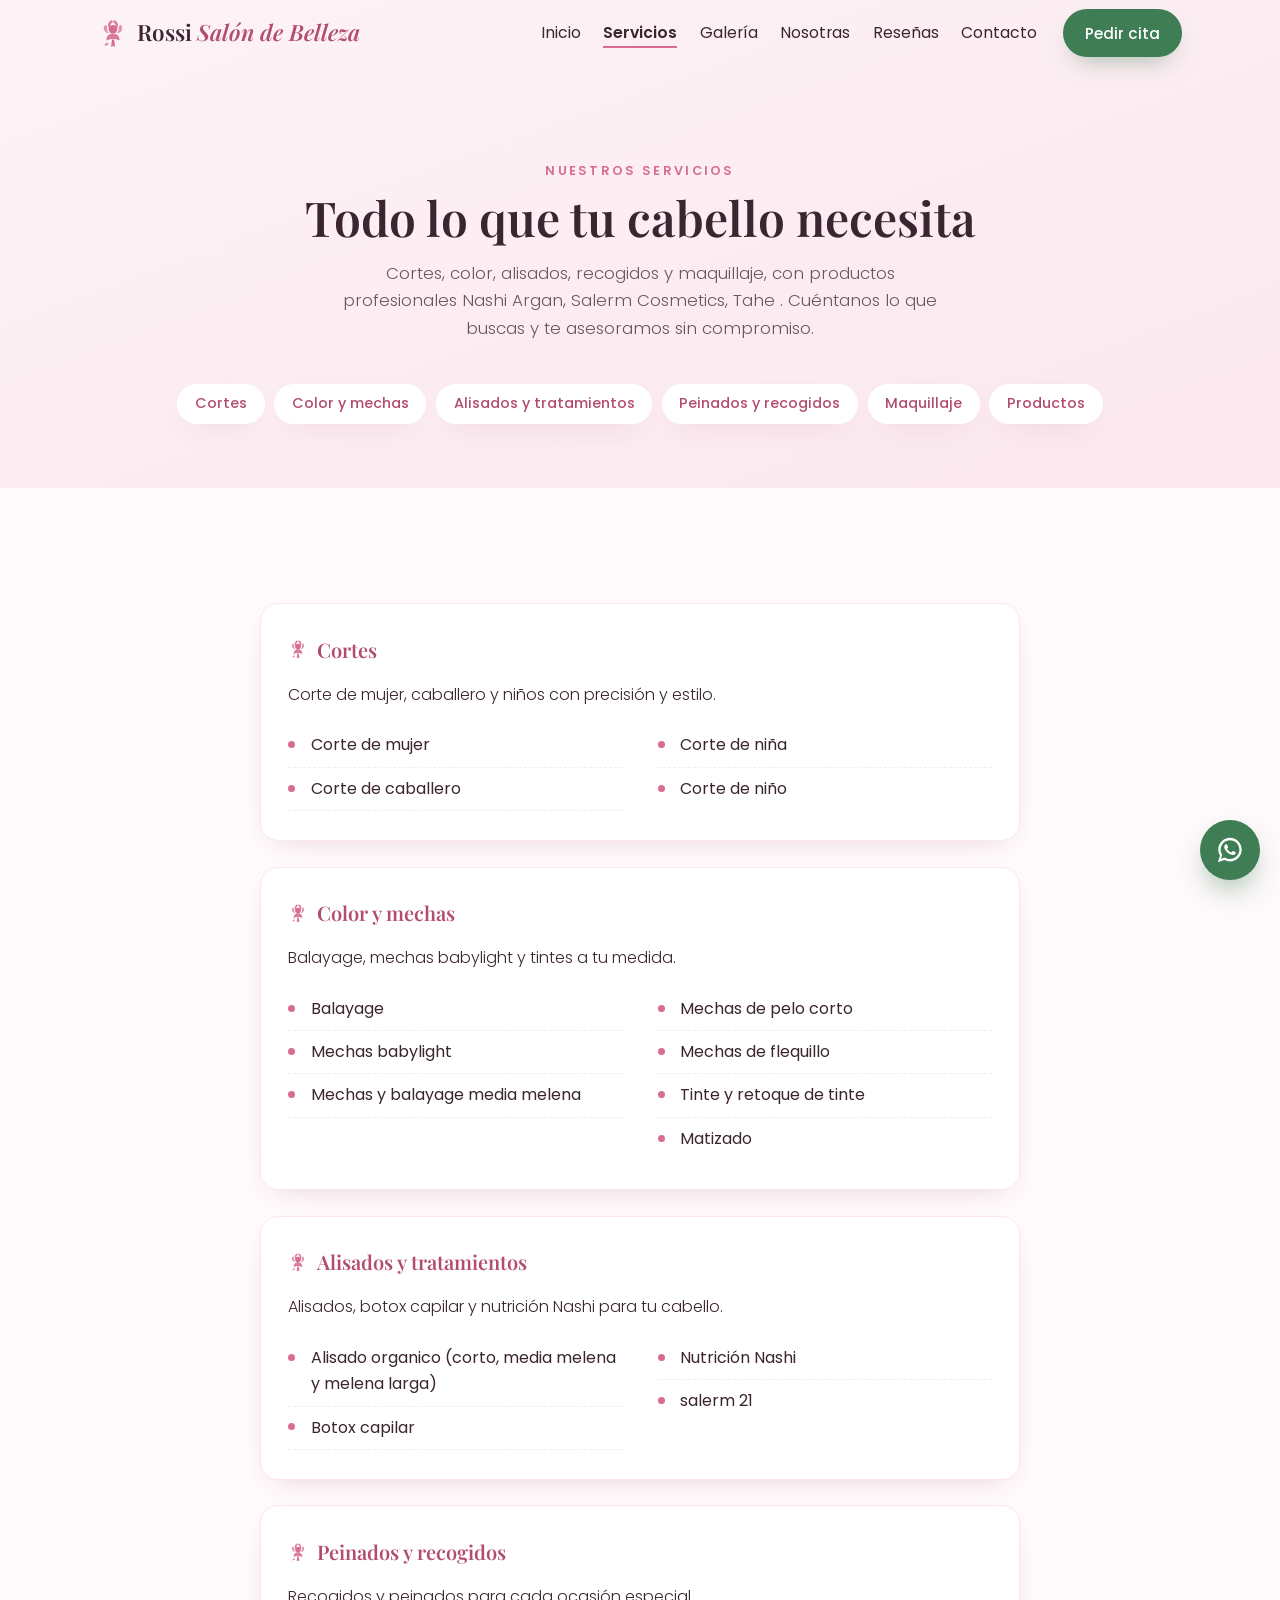
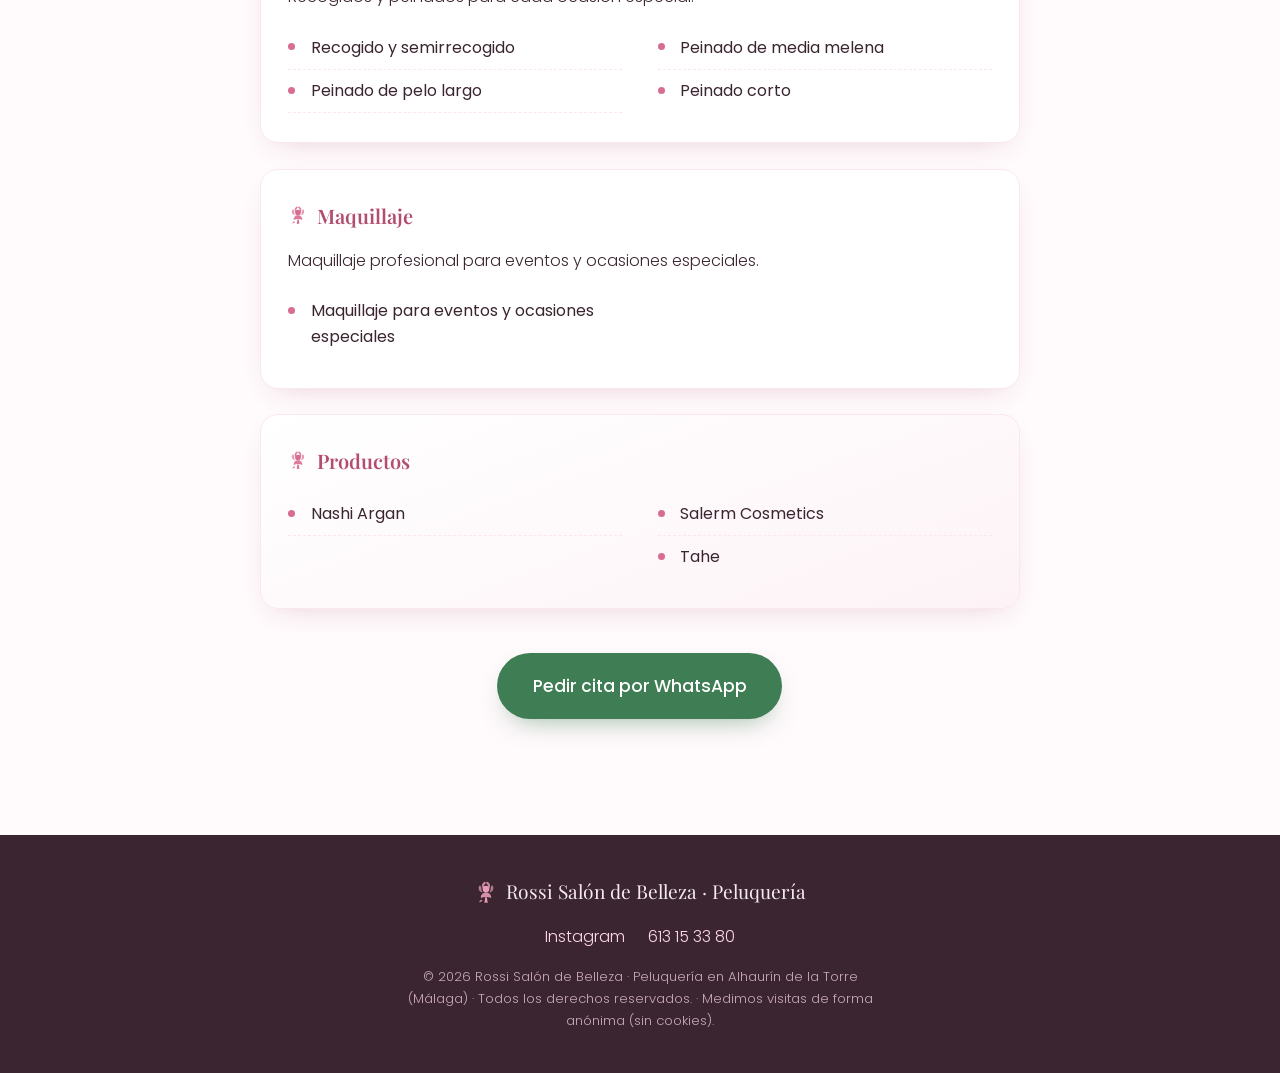
<file: servicios.html>
<!DOCTYPE html>
<html lang="es">
<head>
  <meta charset="UTF-8" />
  <meta name="viewport" content="width=device-width, initial-scale=1.0" />
  <title>Servicios de Peluquería · Rossi Salón de Belleza · Alhaurín de la Torre</title>
  <meta name="description" content="Descubre todos los servicios de Rossi Salón de Belleza en Alhaurín de la Torre (Málaga): cortes, mechas, balayage, alisados, tratamientos, recogidos y maquillaje. Pide tu cita por WhatsApp." />
  <meta name="keywords" content="servicios peluquería Alhaurín de la Torre, mechas, balayage, alisado, tinte, corte de mujer, corte de caballero, recogidos, peinados, maquillaje eventos, tratamientos capilares, botox capilar" />
  <meta name="robots" content="index, follow" />
  <meta name="author" content="Rossi Salón de Belleza" />
  <meta name="theme-color" content="#e79bb4" />
  <link rel="canonical" href="https://rossisalondebelleza.com/servicios.html" />

  <!-- Open Graph -->
  <meta property="og:type" content="website" />
  <meta property="og:site_name" content="Rossi Salón de Belleza" />
  <meta property="og:title" content="Servicios · Rossi Salón de Belleza" />
  <meta property="og:description" content="Cortes, color y mechas, alisados y tratamientos, peinados y recogidos, maquillaje: todos los servicios de Rossi Salón de Belleza en Alhaurín de la Torre (Málaga)." />
  <meta property="og:url" content="https://rossisalondebelleza.com/servicios.html" />
  <meta property="og:locale" content="es_ES" />
  <meta property="og:image" content="https://rossisalondebelleza.com/assets/og-image.jpg?v=2" />
  <meta property="og:image:secure_url" content="https://rossisalondebelleza.com/assets/og-image.jpg?v=2" />
  <meta property="og:image:type" content="image/jpeg" />
  <meta property="og:image:width" content="1200" />
  <meta property="og:image:height" content="630" />
  <meta property="og:image:alt" content="Rossi Salón de Belleza y Peluquería en Alhaurín de la Torre" />

  <!-- Twitter Card -->
  <meta name="twitter:card" content="summary_large_image" />
  <meta name="twitter:title" content="Servicios · Rossi Salón de Belleza" />
  <meta name="twitter:description" content="Cortes, mechas, balayage, alisados, tratamientos, recogidos y maquillaje en Rossi Salón de Belleza, Alhaurín de la Torre (Málaga)." />
  <meta name="twitter:image" content="https://rossisalondebelleza.com/assets/og-image.jpg?v=2" />

  <link rel="icon" href="data:image/svg+xml,%3Csvg xmlns='http://www.w3.org/2000/svg' viewBox='0 0 100 100'%3E%3Ctext y='.9em' font-size='90'%3E%F0%9F%8C%B9%3C/text%3E%3C/svg%3E" />

  <link rel="preconnect" href="https://fonts.googleapis.com" />
  <link rel="preconnect" href="https://fonts.gstatic.com" crossorigin />
  <link href="https://fonts.googleapis.com/css2?family=Playfair+Display:ital,wght@0,500;0,600;0,700;1,600&family=Poppins:wght@300;400;500;600;700&display=swap" rel="stylesheet" />

  <link rel="stylesheet" href="styles.css" />
  <link rel="stylesheet" href="assets/web-publica.css" />

  <!-- JSON-LD: Schema.org HairSalon -->
  <script type="application/ld+json">
  {
    "@context": "https://schema.org",
    "@type": "HairSalon",
    "@id": "https://rossisalondebelleza.com/#negocio",
    "name": "Rossi Salón de Belleza",
    "alternateName": ["Peluquería Rossi", "Peluquería y Salón de Belleza Rossi"],
    "description": "Peluquería y salón de belleza en Alhaurín de la Torre (Málaga): mechas, balayage, alisados, tintes, cortes, recogidos y maquillaje.",
    "image": "https://rossisalondebelleza.com/assets/og-image.jpg",
    "url": "https://rossisalondebelleza.com/",
    "telephone": "+34613153380",
    "founder": "Rosali Cruz Núñez",
    "address": {
      "@type": "PostalAddress",
      "streetAddress": "Calle San Juan, 2",
      "addressLocality": "Alhaurín de la Torre",
      "addressRegion": "Málaga",
      "postalCode": "29130",
      "addressCountry": "ES"
    },
    "geo": {
      "@type": "GeoCoordinates",
      "addressCountry": "ES"
    },
    "areaServed": "Alhaurín de la Torre, Málaga",
    "openingHoursSpecification": [
      {
        "@type": "OpeningHoursSpecification",
        "dayOfWeek": ["Tuesday", "Wednesday", "Thursday", "Friday", "Saturday"],
        "opens": "10:00"
      }
    ],
    "sameAs": [
      "https://www.instagram.com/rossisalondebelleza/"
    ]
  }
  </script>
  <style>
    /* Anclas heredadas: los enlaces ya indexados apuntaban a
       #color-mechas y ahora los ids salen del título de la DB
       (#color-y-mechas). Así no se rompe ningún enlace indexado. */
    .ancla-legacy { display: block; position: relative; top: -84px; visibility: hidden; }
  </style>
</head>
<body class="pagina-secundaria">

  <!-- Icono decorativo de rosa, reutilizado con <use> -->
  <svg width="0" height="0" style="position:absolute" aria-hidden="true">
    <symbol id="icono-rosa" viewBox="0 0 64 64">
      <g fill="currentColor">
        <path d="M32 8c-4 3-6 7-6 11 0 3 1.5 5.5 4 7-3-.5-6-2.5-7.5-5.5C20 16 21 10.5 26 6c2-2 4-2 6 2z" opacity="0.85"/>
        <path d="M32 8c4 3 6 7 6 11 0 3-1.5 5.5-4 7 3-.5 6-2.5 7.5-5.5C44 16 43 10.5 38 6c-2-2-4-2-6 2z" opacity="0.85"/>
        <path d="M20 22c-1 4 .5 8 4 10.5-3 .5-6.5-.5-9-3.5-3.5-4-3.5-9.5-1-13 2-2.5 4.5-1.5 6 6z" opacity="0.7"/>
        <path d="M44 22c1 4-.5 8-4 10.5 3 .5 6.5-.5 9-3.5 3.5-4 3.5-9.5 1-13-2-2.5-4.5-1.5-6 6z" opacity="0.7"/>
        <circle cx="32" cy="24" r="9"/>
        <path d="M32 33c-8 0-14 6-14 13 0 1 1 2 2 1.5 3-1.5 7-2.5 12-2.5s9 1 12 2.5c1 .5 2-.5 2-1.5 0-7-6-13-14-13z" opacity="0.9"/>
        <path d="M30 46l-2 14c-.2 1.3 1.4 2 2.2 1l2-2.5 2 2.5c.8 1 2.4.3 2.2-1l-2-14h-4.4z"/>
        <path d="M20 52c-3 1-6 4-6 7 3 .5 6.5-1 8.5-3.5L20 52z" opacity="0.8"/>
      </g>
    </symbol>
  </svg>

  <a class="salto-contenido" href="#contenido">Ir al contenido principal</a>

  <header class="cabecera" id="cabecera">
    <div class="contenedor cabecera__interior">
      <a href="index.html" class="logo">
        <svg class="logo__icono" width="30" height="30" aria-hidden="true"><use href="#icono-rosa" /></svg>
        <span class="logo__texto">Rossi <em>Salón de Belleza</em></span>
      </a>

      <button class="menu-toggle" id="menuToggle" aria-expanded="false" aria-controls="navPrincipal" aria-label="Abrir menú de navegación">
        <span></span><span></span><span></span>
      </button>

      <nav class="nav" id="navPrincipal">
        <ul>
          <li><a href="index.html">Inicio</a></li>
          <li><a href="servicios.html" class="nav-activo" aria-current="page">Servicios</a></li>
          <li><a href="index.html#galeria">Galería</a></li>
          <li><a href="index.html#nosotras">Nosotras</a></li>
          <li><a href="index.html#resenas">Reseñas</a></li>
          <li><a href="index.html#contacto">Contacto</a></li>
        </ul>
        <a href="#" class="boton boton--whatsapp boton--nav js-whatsapp-link" target="_blank" rel="noopener">
          Pedir cita
        </a>
      </nav>
    </div>
    <div class="menu-overlay" id="menuOverlay" aria-hidden="true"></div>
  </header>

  <main id="contenido">

    <!-- CABECERA DE PÁGINA -->
    <section class="pagina-cabecera">
      <div class="contenedor">
        <p class="seccion__kicker animar" data-animar="sube">Nuestros servicios</p>
        <h1 class="seccion__titulo animar" data-animar="sube">Todo lo que tu cabello necesita</h1>
        <p class="seccion__intro animar" data-animar="sube">Cortes, color, alisados, recogidos y maquillaje, con productos profesionales <!-- RESPALDO:MARCAS:INICIO -->
        Nashi Argan, Salerm Cosmetics, Tahe
        <!-- RESPALDO:MARCAS:FIN -->. Cuéntanos lo que buscas y te asesoramos sin compromiso.</p>
        <ul class="servicios__indice animar" data-animar="sube" id="serviciosIndice">
        <!-- RESPALDO:INDICE:INICIO -->
          <li><a href="#cortes">Cortes</a></li><li><a href="#color-y-mechas">Color y mechas</a></li><li><a href="#alisados-y-tratamientos">Alisados y tratamientos</a></li><li><a href="#peinados-y-recogidos">Peinados y recogidos</a></li><li><a href="#maquillaje">Maquillaje</a></li><li><a href="#productos">Productos</a></li>
        <!-- RESPALDO:INDICE:FIN -->
        </ul>
      </div>
    </section>

    <!-- LISTADO DE SERVICIOS -->
    <section class="seccion seccion--clara">
      <div class="contenedor">
        <div id="listadoServicios">
        
        <!-- RESPALDO:ARTICULOS:INICIO -->
        <span class="ancla-legacy" id="cortes" aria-hidden="true"></span>
        <article class="servicio-categoria servicio-categoria--detalle animar" data-animar="sube" id="cortes">
          <h2><svg width="20" height="20" aria-hidden="true"><use href="#icono-rosa"/></svg> Cortes</h2>
          <p>Corte de mujer, caballero y niños con precisión y estilo.</p>
          <ul class="lista-servicios">
            <li>Corte de mujer</li>
            <li>Corte de caballero</li>
            <li>Corte de niña</li>
            <li>Corte de niño</li>
          </ul>
        </article>

        <span class="ancla-legacy" id="color-mechas" aria-hidden="true"></span>
        <article class="servicio-categoria servicio-categoria--detalle animar" data-animar="sube" id="color-y-mechas">
          <h2><svg width="20" height="20" aria-hidden="true"><use href="#icono-rosa"/></svg> Color y mechas</h2>
          <p>Balayage, mechas babylight y tintes a tu medida.</p>
          <ul class="lista-servicios">
            <li>Balayage</li>
            <li>Mechas babylight</li>
            <li>Mechas y balayage media melena</li>
            <li>Mechas de pelo corto</li>
            <li>Mechas de flequillo</li>
            <li>Tinte y retoque de tinte</li>
            <li>Matizado</li>
          </ul>
        </article>

        <span class="ancla-legacy" id="alisados-tratamientos" aria-hidden="true"></span>
        <article class="servicio-categoria servicio-categoria--detalle animar" data-animar="sube" id="alisados-y-tratamientos">
          <h2><svg width="20" height="20" aria-hidden="true"><use href="#icono-rosa"/></svg> Alisados y tratamientos</h2>
          <p>Alisados, botox capilar y nutrición Nashi para tu cabello.</p>
          <ul class="lista-servicios">
            <li>Alisado organico (corto, media melena y melena larga)</li>
            <li>Botox capilar</li>
            <li>Nutrición Nashi</li>
            <li>salerm 21</li>
          </ul>
        </article>

        <span class="ancla-legacy" id="peinados-recogidos" aria-hidden="true"></span>
        <article class="servicio-categoria servicio-categoria--detalle animar" data-animar="sube" id="peinados-y-recogidos">
          <h2><svg width="20" height="20" aria-hidden="true"><use href="#icono-rosa"/></svg> Peinados y recogidos</h2>
          <p>Recogidos y peinados para cada ocasión especial.</p>
          <ul class="lista-servicios">
            <li>Recogido y semirrecogido</li>
            <li>Peinado de pelo largo</li>
            <li>Peinado de media melena</li>
            <li>Peinado corto</li>
          </ul>
        </article>

        <span class="ancla-legacy" id="maquillaje" aria-hidden="true"></span>
        <article class="servicio-categoria servicio-categoria--detalle animar" data-animar="sube" id="maquillaje">
          <h2><svg width="20" height="20" aria-hidden="true"><use href="#icono-rosa"/></svg> Maquillaje</h2>
          <p>Maquillaje profesional para eventos y ocasiones especiales.</p>
          <ul class="lista-servicios">
            <li>Maquillaje para eventos y ocasiones especiales</li>
          </ul>
        </article>

        <span class="ancla-legacy" id="productos" aria-hidden="true"></span>
        <article class="servicio-categoria servicio-categoria--detalle servicio-categoria--productos animar" data-animar="sube" id="productos">
          <h2><svg width="20" height="20" aria-hidden="true"><use href="#icono-rosa"/></svg> Productos</h2>
          <ul class="lista-servicios">
            <li>Nashi Argan</li>
            <li>Salerm Cosmetics</li>
            <li>Tahe</li>
          </ul>
        </article>

        <!-- RESPALDO:ARTICULOS:FIN -->
        </div>
        <div class="cta-final animar">
          <a href="#" class="boton boton--whatsapp boton--grande js-whatsapp-link" target="_blank" rel="noopener">Pedir cita por WhatsApp</a>
        </div>
      </div>
    </section>

  </main>

  <!-- FOOTER -->
  <footer class="pie">
    <div class="contenedor pie__interior">
      <div class="pie__marca">
        <svg width="24" height="24" aria-hidden="true"><use href="#icono-rosa" /></svg>
        <span>Rossi Salón de Belleza · Peluquería</span>
      </div>
      <nav class="pie__redes" aria-label="Redes sociales">
        <a href="https://www.instagram.com/rossisalondebelleza/" target="_blank" rel="noopener">Instagram</a>
        <a href="tel:+34613153380">613 15 33 80</a>
      </nav>
      <p class="pie__legal">
        © <span id="anioActual">2026</span> Rossi Salón de Belleza · Peluquería en Alhaurín de la Torre (Málaga) · Todos los derechos reservados. · Medimos visitas de forma anónima (sin cookies).
      </p>
    </div>
  </footer>

  <!-- Botón flotante de WhatsApp -->
  <a href="#" class="whatsapp-flotante js-whatsapp-link" target="_blank" rel="noopener" aria-label="Pedir cita por WhatsApp">
    <svg viewBox="0 0 32 32" width="30" height="30" aria-hidden="true">
      <path fill="currentColor" d="M16.001 3C9.096 3 3.5 8.596 3.5 15.5c0 2.42.687 4.68 1.877 6.6L3 29l7.1-2.32a12.42 12.42 0 0 0 5.9 1.5c6.905 0 12.5-5.596 12.5-12.5S22.906 3 16.001 3zm0 22.6c-1.86 0-3.6-.5-5.1-1.37l-.365-.216-4.214 1.377 1.394-4.106-.238-.38A9.98 9.98 0 0 1 6 15.5C6 9.977 10.477 5.5 16.001 5.5 21.523 5.5 26 9.977 26 15.5s-4.477 10.1-9.999 10.1zm5.55-7.55c-.303-.152-1.797-.887-2.076-.988-.279-.101-.482-.152-.686.152-.203.303-.786.988-.964 1.19-.177.203-.354.228-.657.076-.303-.152-1.28-.472-2.438-1.505-.901-.804-1.51-1.797-1.688-2.1-.177-.303-.019-.467.133-.618.137-.136.303-.354.455-.53.152-.178.202-.304.303-.507.101-.203.05-.38-.025-.532-.076-.152-.686-1.653-.94-2.264-.247-.594-.499-.514-.686-.524l-.584-.01c-.203 0-.532.076-.81.38-.279.303-1.065 1.04-1.065 2.537s1.09 2.943 1.242 3.146c.152.203 2.147 3.278 5.202 4.596.727.314 1.294.501 1.737.641.73.232 1.393.199 1.918.121.585-.087 1.797-.735 2.05-1.445.253-.71.253-1.318.177-1.445-.076-.127-.279-.203-.583-.354z"/>
    </svg>
  </a>

  <script>
    // Número de WhatsApp del salón en formato internacional (España +34 613 15 33 80).
    const NUMERO_WHATSAPP = "34613153380";
    const MENSAJE_WHATSAPP = "Hola, me gustaría pedir cita en Peluquería Rossi";

    document.addEventListener("DOMContentLoaded", () => {
      const url = "https://wa.me/" + NUMERO_WHATSAPP + "?text=" + encodeURIComponent(MENSAJE_WHATSAPP);
      document.querySelectorAll(".js-whatsapp-link").forEach((enlace) => {
        enlace.setAttribute("href", url);
      });

      // Menú móvil (con overlay y bloqueo de scroll)
      const menuToggle = document.getElementById("menuToggle");
      const navPrincipal = document.getElementById("navPrincipal");
      const overlay = document.getElementById("menuOverlay");
      const setMenu = (abierto) => {
        navPrincipal.classList.toggle("nav--abierto", abierto);
        overlay.classList.toggle("visible", abierto);
        document.body.classList.toggle("menu-open", abierto);
        menuToggle.setAttribute("aria-expanded", abierto ? "true" : "false");
      };
      menuToggle.addEventListener("click", () => setMenu(!navPrincipal.classList.contains("nav--abierto")));
      overlay.addEventListener("click", () => setMenu(false));
      document.addEventListener("keydown", (e) => { if (e.key === "Escape") setMenu(false); });
      navPrincipal.querySelectorAll("a").forEach((enlace) => {
        enlace.addEventListener("click", () => setMenu(false));
      });

      // Cabecera con sombra al hacer scroll
      const cabecera = document.getElementById("cabecera");
      const onScroll = () => {
        cabecera.classList.toggle("cabecera--scroll", window.scrollY > 20);
      };
      onScroll();
      window.addEventListener("scroll", onScroll, { passive: true });

      // Animaciones de aparición al hacer scroll (respeta reduce-motion)
      const reduce = window.matchMedia("(prefers-reduced-motion: reduce)").matches;
      const usaIO = !reduce && ("IntersectionObserver" in window);
      const io = usaIO ? new IntersectionObserver((entradas) => {
        entradas.forEach((e) => {
          if (e.isIntersecting) { e.target.classList.add("visible"); io.unobserve(e.target); }
        });
      }, { threshold: 0.12, rootMargin: "0px 0px -8% 0px" }) : null;
      const observar = (el) => { if (io) io.observe(el); else el.classList.add("visible"); };
      document.querySelectorAll(".animar").forEach(observar);

      // Galería dinámica: muestra las imágenes que haya en assets/gallery/manifest.json
      const grid = document.getElementById("galeriaGrid");
      if (grid) {
        fetch("assets/gallery/manifest.json", { cache: "no-store" })
          .then((r) => (r.ok ? r.json() : Promise.reject()))
          .then((data) => {
            const imgs = (data && data.images) || [];
            if (!imgs.length) return Promise.reject();
            imgs.forEach((it, i) => {
              const fig = document.createElement("figure");
              fig.className = "galeria__item animar";
              fig.setAttribute("data-animar", "zoom");
              const img = document.createElement("img");
              img.src = "assets/gallery/" + it.file;
              img.alt = it.alt || "Trabajo de Peluquería Rossi";
              img.loading = "lazy";
              fig.appendChild(img);
              grid.appendChild(fig);
              observar(fig);
            });
          })
          .catch(() => {
            // Fallback: imágenes de marca si no hay galería configurada
            ["salon.jpg", "color.jpg", "care.jpg", "roses.jpg", "bridal.jpg"].forEach((f) => {
              const fig = document.createElement("figure");
              fig.className = "galeria__item animar";
              fig.setAttribute("data-animar", "zoom");
              fig.innerHTML = '<img src="assets/' + f + '" alt="Peluquería Rossi" loading="lazy" />';
              grid.appendChild(fig);
              observar(fig);
            });
          });
      }

      // Reseñas de Google (snapshot en assets/reviews.json)
      const resenasGrid = document.getElementById("resenasGrid");
      const resenasResumen = document.getElementById("resenasResumen");
      if (resenasGrid) {
        const estrellas = (n) => "★★★★★☆☆☆☆☆".slice(5 - Math.round(n), 10 - Math.round(n));
        const iniciales = (nom) => (nom || "?").trim().split(/\s+/).slice(0, 2).map((w) => w[0] || "").join("").toUpperCase();
        fetch("assets/reviews.json", { cache: "no-store" })
          .then((r) => (r.ok ? r.json() : Promise.reject()))
          .then((data) => {
            const revs = (data && data.reviews) || [];
            if (!revs.length) return Promise.reject();
            if (resenasResumen) {
              const nota = (data.rating || 5).toString().replace(".", ",");
              resenasResumen.innerHTML =
                '<span class="resenas__nota">' + nota + "</span>" +
                '<span class="resenas__estrellas" aria-hidden="true">' + estrellas(data.rating || 5) + "</span>" +
                '<span class="resenas__meta">Basado en ' + (data.count || revs.length) +
                ' reseñas en <a href="' + (data.url || "#") + '" target="_blank" rel="noopener">Google</a></span>';
            }
            revs.forEach((rv, i) => {
              const card = document.createElement("figure");
              card.className = "resena animar";
              card.setAttribute("data-animar", "sube");
              card.style.transitionDelay = Math.min(i * 70, 420) + "ms";
              card.innerHTML =
                '<div class="resena__top">' +
                  '<span class="resena__avatar" aria-hidden="true">' + iniciales(rv.name) + "</span>" +
                  '<div class="resena__id"><span class="resena__nombre">' + (rv.name || "Cliente") + "</span>" +
                  '<span class="resena__fecha">' + (rv.date || "") + "</span></div>" +
                  '<span class="resena__g" title="Reseña de Google" aria-hidden="true">G</span>' +
                "</div>" +
                '<div class="resena__estrellas" aria-label="' + (rv.stars || 5) + ' de 5">' + estrellas(rv.stars || 5) + "</div>" +
                '<blockquote class="resena__texto">' + (rv.text || "") + "</blockquote>";
              resenasGrid.appendChild(card);
              observar(card);
            });
          })
          .catch(() => { const s = document.getElementById("resenas"); if (s) s.hidden = true; });
      }

      document.getElementById("anioActual").textContent = new Date().getFullYear();
    });
  </script>

  <script>
    // Analítica anónima (sin cookies): medimos visitas y clics en WhatsApp.
    // Si el API no está disponible, falla en silencio sin afectar a la página.
    (function () {
      const API = "https://api.rossisalondebelleza.com"; // mismo API_BASE que la galería
      const track = (kind, meta) => {
        try {
          fetch(API + "/api/track", {
            method: "POST", mode: "cors", keepalive: true,
            headers: { "Content-Type": "application/json" },
            body: JSON.stringify({ kind: kind, path: location.pathname, referer: document.referrer || "", meta: meta || {} })
          }).catch(() => {});
        } catch (e) {}
      };
      track("visit");
      document.addEventListener("click", (ev) => {
        const a = ev.target.closest && ev.target.closest("a.js-whatsapp-link");
        if (a) track("click_wa");
      });
    })();
  </script>
  <script src="assets/web-dinamico.js" defer></script>
</body>
</html>
</file>
<file: styles.css>
/* ===========================================================
   Peluquería y Salón de Belleza Rossi — hoja de estilos
   Paleta: rosas / rosa. Motion site responsive.
   =========================================================== */

:root {
  --rosa: #e79bb4;
  --rosa-fuerte: #d76d92;
  --rosa-oscuro: #b24d70;
  --rosa-claro: #fbe7ee;
  --rosa-muy-claro: #fdf3f7;
  --crema: #fffafc;
  --tinta: #3a2530;
  --tinta-suave: #6b5560;
  --blanco: #ffffff;
  --whatsapp: #3f7d54;
  --whatsapp-oscuro: #2f6341;
  --sombra: 0 18px 40px -18px rgba(150, 60, 95, 0.35);
  --sombra-suave: 0 10px 30px -16px rgba(150, 60, 95, 0.3);
  --radio: 18px;
  --radio-sm: 12px;
  --ancho: 1160px;
  --transicion: 0.45s cubic-bezier(0.22, 1, 0.36, 1);
  --serif: "Playfair Display", Georgia, serif;
  --sans: "Poppins", system-ui, -apple-system, sans-serif;
}

* { box-sizing: border-box; }

html { scroll-behavior: smooth; }

body {
  margin: 0;
  font-family: var(--sans);
  color: var(--tinta);
  background: var(--crema);
  line-height: 1.65;
  font-weight: 300;
  overflow-x: hidden;
}

img { max-width: 100%; display: block; }
a { color: var(--rosa-oscuro); }

.contenedor {
  width: 100%;
  max-width: var(--ancho);
  margin: 0 auto;
  padding: 0 clamp(1.1rem, 4vw, 2.4rem);
}

.salto-contenido {
  position: absolute;
  left: -999px;
  top: 0;
  background: var(--rosa-oscuro);
  color: #fff;
  padding: 0.6rem 1rem;
  border-radius: 0 0 8px 0;
  z-index: 1000;
}
.salto-contenido:focus { left: 0; }

.visualmente-oculto {
  position: absolute !important;
  width: 1px; height: 1px;
  padding: 0; margin: -1px; overflow: hidden;
  clip: rect(0 0 0 0); white-space: nowrap; border: 0;
}

/* ---------- Cabecera ---------- */
.cabecera {
  position: fixed;
  inset: 0 0 auto 0;
  z-index: 100;
  transition: background var(--transicion), box-shadow var(--transicion), padding var(--transicion);
  padding: 0.55rem 0;
  background: transparent;
}
.cabecera--scroll {
  background: rgba(255, 250, 252, 0.97);
  box-shadow: 0 8px 24px -18px rgba(120, 50, 80, 0.5);
}
/* Fondo oscurecido tras el menú móvil */
.menu-overlay {
  position: fixed;
  inset: 0;
  background: rgba(45, 20, 32, 0.42);
  z-index: 110;
  opacity: 0;
  visibility: hidden;
  pointer-events: none;
  transition: opacity var(--transicion), visibility var(--transicion);
}
.menu-overlay.visible { opacity: 1; visibility: visible; pointer-events: auto; }
body.menu-open { overflow: hidden; }
.cabecera__interior {
  display: flex;
  align-items: center;
  justify-content: space-between;
  gap: 1rem;
}
.logo {
  display: inline-flex;
  align-items: center;
  gap: 0.55rem;
  text-decoration: none;
  color: var(--tinta);
  font-family: var(--serif);
  font-size: 1.4rem;
  font-weight: 600;
}
.logo__icono { color: var(--rosa-fuerte); flex: none; }
.logo__texto em { color: var(--rosa-oscuro); font-style: italic; }

/* Cabecera transparente sobre el hero: contenido en claro hasta hacer scroll.
   Al añadir .cabecera--scroll (JS, scrollY>20) el fondo pasa a blanco y vuelven
   los colores por defecto. */
.cabecera:not(.cabecera--scroll) .logo { color: #fff; }
.cabecera:not(.cabecera--scroll) .logo__icono { color: #ffd7e6; }
.cabecera:not(.cabecera--scroll) .logo__texto em { color: #ffd7e6; }
body:not(.menu-open) .cabecera:not(.cabecera--scroll) .menu-toggle span { background: #fff; }
/* Los enlaces del nav solo se aclaran en escritorio; en móvil el nav es un
   cajón de fondo crema y deben seguir oscuros. */
@media (min-width: 861px) {
  .cabecera:not(.cabecera--scroll) .nav ul a { color: rgba(255, 255, 255, 0.92); }
  .cabecera:not(.cabecera--scroll) .nav ul a:hover { color: #fff; }
}
/* En páginas secundarias (servicios.html) la cabecera NO va sobre el hero
   oscuro, así que el logo/nav se mantienen en su color por defecto. */
body.pagina-secundaria .cabecera:not(.cabecera--scroll) .logo { color: var(--tinta); }
body.pagina-secundaria .cabecera:not(.cabecera--scroll) .logo__icono { color: var(--rosa-fuerte); }
body.pagina-secundaria .cabecera:not(.cabecera--scroll) .logo__texto em { color: var(--rosa-oscuro); }
body.pagina-secundaria .cabecera:not(.cabecera--scroll) .menu-toggle span { background: var(--tinta); }
@media (min-width: 861px) {
  body.pagina-secundaria .cabecera:not(.cabecera--scroll) .nav ul a { color: var(--tinta); }
}

.nav { display: flex; align-items: center; gap: 1.6rem; }
.nav ul {
  display: flex;
  gap: 1.4rem;
  list-style: none;
  margin: 0;
  padding: 0;
}
.nav ul a {
  text-decoration: none;
  color: var(--tinta);
  font-weight: 400;
  font-size: 0.98rem;
  position: relative;
  padding: 0.2rem 0;
}
.nav ul a::after {
  content: "";
  position: absolute;
  left: 0; bottom: -2px;
  width: 0; height: 2px;
  background: var(--rosa-fuerte);
  transition: width var(--transicion);
}
.nav ul a:hover::after,
.nav ul a:focus::after { width: 100%; }
.nav ul a[aria-current="page"],
.nav ul a.nav-activo { color: var(--rosa-oscuro); font-weight: 600; }
.nav ul a[aria-current="page"]::after,
.nav ul a.nav-activo::after { width: 100%; }

.menu-toggle {
  display: none;
  flex-direction: column;
  gap: 5px;
  background: none;
  border: 0;
  cursor: pointer;
  padding: 8px;
}
.menu-toggle span {
  width: 26px; height: 2px;
  background: var(--tinta);
  border-radius: 2px;
  transition: transform var(--transicion), opacity var(--transicion);
}

/* ---------- Botones ---------- */
.boton {
  display: inline-flex;
  align-items: center;
  gap: 0.55rem;
  padding: 0.85rem 1.6rem;
  border-radius: 999px;
  font-weight: 500;
  font-size: 1rem;
  text-decoration: none;
  cursor: pointer;
  border: 2px solid transparent;
  transition: transform var(--transicion), box-shadow var(--transicion), background var(--transicion), color var(--transicion);
  will-change: transform;
}
.boton--whatsapp {
  background: var(--whatsapp);
  color: #fff;
  box-shadow: 0 12px 26px -12px rgba(63, 125, 84, 0.55);
}
.boton--whatsapp:hover { background: var(--whatsapp-oscuro); transform: translateY(-3px); }
.boton--grande { padding: 1.05rem 2.1rem; font-size: 1.08rem; }
.boton--nav { padding: 0.6rem 1.25rem; font-size: 0.95rem; }
.boton--fantasma {
  background: rgba(255,255,255,0.14);
  color: #fff;
  border-color: rgba(255,255,255,0.7);
  backdrop-filter: blur(4px);
}
.boton--fantasma:hover { background: rgba(255,255,255,0.28); transform: translateY(-3px); }
.boton--rosa {
  background: var(--rosa);
  color: #fff;
  box-shadow: 0 12px 26px -12px rgba(215, 109, 146, 0.55);
}
.boton--rosa:hover { background: var(--rosa-fuerte); transform: translateY(-3px); }
.icono-whatsapp { flex: none; }

/* ---------- HERO ---------- */
.hero {
  position: relative;
  min-height: 100svh;
  display: flex;
  align-items: center;
  overflow: hidden;
  color: #fff;
}
.hero__fondo {
  position: absolute;
  inset: -8% 0 0 0;
  background: url("assets/hero.jpg") center/cover no-repeat;
  transform: scale(1.08);
  animation: heroZoom 18s ease-in-out infinite alternate;
}
@keyframes heroZoom {
  from { transform: scale(1.08) translateY(0); }
  to   { transform: scale(1.16) translateY(-2%); }
}
.hero__velo {
  position: absolute;
  inset: 0;
  background:
    linear-gradient(100deg, rgba(110, 35, 65, 0.78) 0%, rgba(140, 55, 88, 0.5) 50%, rgba(110, 35, 65, 0.66) 100%),
    linear-gradient(to top, rgba(70, 22, 45, 0.62), rgba(70, 22, 45, 0) 60%);
}
.hero__contenido {
  position: relative;
  z-index: 2;
  max-width: 720px;
  padding-top: 5rem;
  /* Reserva hueco bajo los botones para que nunca toquen el icono de scroll */
  padding-bottom: clamp(4.5rem, 9vh, 7rem);
}
.hero__kicker {
  text-transform: uppercase;
  letter-spacing: 0.18em;
  font-size: 0.82rem;
  font-weight: 500;
  margin: 0 0 1rem;
  opacity: 0.95;
}
.hero__kicker strong { color: #ffe3ee; font-weight: 600; }
.hero__titulo {
  font-family: var(--serif);
  font-weight: 700;
  font-size: clamp(3rem, 9vw, 6rem);
  line-height: 1.02;
  margin: 0 0 1.2rem;
  text-shadow: 0 6px 28px rgba(60, 20, 40, 0.4);
}
.hero__claim {
  font-size: clamp(1.05rem, 2.4vw, 1.35rem);
  font-weight: 300;
  max-width: 34ch;
  margin: 0 0 2.2rem;
  text-shadow: 0 2px 12px rgba(60, 20, 40, 0.35);
}
.hero__acciones { display: flex; flex-wrap: wrap; gap: 1rem; }

/* El hero aparece siempre por CSS al cargar (no depende del scroll-reveal) */
.hero__contenido .animar {
  opacity: 0;
  transform: translateY(-24px);
  animation: heroIn 0.9s cubic-bezier(0.22, 1, 0.36, 1) both;
}
.hero__contenido .animar:nth-child(1){ animation-delay: 0.15s; }
.hero__contenido .animar:nth-child(2){ animation-delay: 0.3s; }
.hero__contenido .animar:nth-child(3){ animation-delay: 0.45s; }
.hero__contenido .animar:nth-child(4){ animation-delay: 0.6s; }
@keyframes heroIn {
  to { opacity: 1; transform: none; }
}

/* Pétalos flotantes */
.hero__petalos { position: absolute; inset: 0; z-index: 1; pointer-events: none; }
.hero__petalos span {
  position: absolute;
  top: -8%;
  width: 14px; height: 14px;
  background: radial-gradient(circle at 30% 30%, #ffd7e6, #e79bb4);
  border-radius: 60% 60% 60% 0;
  opacity: 0.75;
  animation: caerPetalo linear infinite;
}
.hero__petalos span:nth-child(1){ left: 6%;  animation-duration: 13s; animation-delay: 0s;   transform: scale(0.8); }
.hero__petalos span:nth-child(2){ left: 18%; animation-duration: 17s; animation-delay: 3s;   transform: scale(1.1); }
.hero__petalos span:nth-child(3){ left: 30%; animation-duration: 11s; animation-delay: 1.5s; transform: scale(0.7); }
.hero__petalos span:nth-child(4){ left: 44%; animation-duration: 19s; animation-delay: 5s;   transform: scale(1); }
.hero__petalos span:nth-child(5){ left: 55%; animation-duration: 14s; animation-delay: 2s;   transform: scale(0.9); }
.hero__petalos span:nth-child(6){ left: 66%; animation-duration: 16s; animation-delay: 6s;   transform: scale(1.2); }
.hero__petalos span:nth-child(7){ left: 74%; animation-duration: 12s; animation-delay: 0.8s; transform: scale(0.6); }
.hero__petalos span:nth-child(8){ left: 83%; animation-duration: 18s; animation-delay: 4s;   transform: scale(1); }
.hero__petalos span:nth-child(9){ left: 90%; animation-duration: 15s; animation-delay: 2.6s; transform: scale(0.85); }
.hero__petalos span:nth-child(10){left: 96%; animation-duration: 20s; animation-delay: 7s;   transform: scale(0.75); }
@keyframes caerPetalo {
  0%   { top: -8%;  opacity: 0; transform: translateX(0) rotate(0deg); }
  10%  { opacity: 0.8; }
  100% { top: 110%; opacity: 0; transform: translateX(60px) rotate(320deg); }
}

.hero__scroll {
  position: absolute;
  left: 50%; bottom: 26px;
  transform: translateX(-50%);
  width: 26px; height: 42px;
  border: 2px solid rgba(255,255,255,0.7);
  border-radius: 16px;
  z-index: 2;
}
.hero__scroll span {
  position: absolute;
  left: 50%; top: 8px;
  width: 4px; height: 8px;
  margin-left: -2px;
  background: #fff;
  border-radius: 2px;
  animation: scrollPunto 1.8s ease-in-out infinite;
}
@keyframes scrollPunto {
  0% { opacity: 0; transform: translateY(0); }
  40% { opacity: 1; }
  100% { opacity: 0; transform: translateY(14px); }
}
/* En pantallas de poca altura no hay hueco para el icono: se oculta */
@media (max-height: 660px) {
  .hero__scroll { display: none; }
  .hero__contenido { padding-bottom: 2.5rem; }
}
/* En móvil/táctil el "ratón" no tiene sentido: lo cambiamos por un chevron
   que rebota hacia abajo (gesto de "desliza"). Reutiliza el mismo <span>. */
@media (pointer: coarse), (max-width: 860px) {
  .hero__scroll {
    border: 0;
    width: 30px; height: 30px;
    bottom: 20px;
  }
  .hero__scroll span {
    left: 50%; top: 50%;
    width: 13px; height: 13px;
    margin: 0;
    background: none;
    border: 0;
    border-right: 2px solid rgba(255, 255, 255, 0.85);
    border-bottom: 2px solid rgba(255, 255, 255, 0.85);
    border-radius: 2px;
    transform: translate(-50%, -70%) rotate(45deg);
    animation: chevronRebota 1.8s ease-in-out infinite;
  }
}
@keyframes chevronRebota {
  0%, 100% { transform: translate(-50%, -70%) rotate(45deg); opacity: 0.55; }
  50%      { transform: translate(-50%, -10%) rotate(45deg); opacity: 1; }
}

/* ---------- Secciones ---------- */
.seccion { padding: clamp(4rem, 9vw, 7.5rem) 0; position: relative; }
.seccion--clara { background: var(--crema); }
.seccion--rosa { background: linear-gradient(160deg, var(--rosa-muy-claro), var(--rosa-claro)); }
.seccion--galeria { background: var(--rosa-muy-claro); }

.seccion__kicker {
  text-transform: uppercase;
  letter-spacing: 0.18em;
  font-size: 0.8rem;
  font-weight: 600;
  color: var(--rosa-fuerte);
  margin: 0 0 0.6rem;
}
.seccion__titulo {
  font-family: var(--serif);
  font-weight: 600;
  font-size: clamp(1.9rem, 4.6vw, 3rem);
  line-height: 1.1;
  margin: 0 0 1rem;
  color: var(--tinta);
}
.seccion__intro {
  max-width: 60ch;
  color: var(--tinta-suave);
  margin: 0 0 2.6rem;
  font-size: 1.05rem;
}

/* ---------- Servicios ---------- */
.servicio-categoria {
  background: var(--blanco);
  border: 1px solid var(--rosa-claro);
  border-radius: var(--radio);
  padding: 1.8rem 1.7rem;
  box-shadow: var(--sombra-suave);
  transition: transform var(--transicion), box-shadow var(--transicion);
}
.servicio-categoria:hover { transform: translateY(-6px); box-shadow: var(--sombra); }
.servicio-categoria h2,
.servicio-categoria h3 {
  display: flex;
  align-items: center;
  gap: 0.55rem;
  font-family: var(--serif);
  font-weight: 600;
  font-size: 1.25rem;
  margin: 0 0 1rem;
  color: var(--rosa-oscuro);
}
.servicio-categoria h2 svg,
.servicio-categoria h3 svg { color: var(--rosa-fuerte); flex: none; }
.lista-servicios { list-style: none; margin: 0; padding: 0; }
.lista-servicios li {
  padding: 0.5rem 0 0.5rem 1.4rem;
  border-bottom: 1px dashed var(--rosa-claro);
  position: relative;
  color: var(--tinta);
  font-weight: 400;
}
.lista-servicios li:last-child { border-bottom: 0; }
.lista-servicios li::before {
  content: "";
  position: absolute;
  left: 0; top: 1.05em;
  width: 7px; height: 7px;
  border-radius: 50%;
  background: var(--rosa-fuerte);
}
.servicio-categoria--productos { background: linear-gradient(160deg, #fff, var(--rosa-muy-claro)); }
.servicio-categoria--productos p { margin: 0; color: var(--tinta-suave); }
.servicios__cta { text-align: center; margin-top: 2.8rem; }

/* ---------- Servicios: píldoras de categoría (index) ---------- */
.servicios__pildoras {
  display: grid;
  grid-template-columns: repeat(auto-fit, minmax(200px, 1fr));
  gap: 1.2rem;
}
.servicio-pildora {
  display: flex;
  flex-direction: column;
  align-items: flex-start;
  gap: 0.5rem;
  background: var(--blanco);
  border: 1px solid var(--rosa-claro);
  border-radius: var(--radio);
  padding: 1.6rem 1.5rem;
  box-shadow: var(--sombra-suave);
  text-decoration: none;
  color: var(--tinta);
  transition: transform var(--transicion), box-shadow var(--transicion);
}
.servicio-pildora:hover { transform: translateY(-6px); box-shadow: var(--sombra); }
.servicio-pildora__icono { color: var(--rosa-fuerte); flex: none; }
.servicio-pildora h3 {
  font-family: var(--serif);
  font-weight: 600;
  font-size: 1.12rem;
  margin: 0;
  color: var(--rosa-oscuro);
}
.servicio-pildora p {
  margin: 0;
  font-size: 0.92rem;
  color: var(--tinta-suave);
  line-height: 1.45;
}
.servicio-pildora__enlace {
  margin-top: auto;
  padding-top: 0.3rem;
  font-size: 0.88rem;
  font-weight: 600;
  color: var(--rosa-fuerte);
}
.servicios__nota {
  text-align: center;
  color: var(--tinta-suave);
  font-size: 0.92rem;
  margin: 1.6rem 0 0;
}

/* ---------- Página de servicios: cabecera e índice de categorías ---------- */
.pagina-cabecera {
  padding: clamp(7.5rem, 16vw, 10rem) 0 clamp(2.4rem, 6vw, 4rem);
  background: linear-gradient(160deg, var(--rosa-muy-claro), var(--rosa-claro));
  text-align: center;
}
.pagina-cabecera .seccion__intro { margin-left: auto; margin-right: auto; }
.servicios__indice {
  display: flex;
  flex-wrap: wrap;
  justify-content: center;
  gap: 0.6rem;
  margin: 1.8rem 0 0;
  padding: 0;
  list-style: none;
}
.servicios__indice a {
  display: inline-flex;
  align-items: center;
  padding: 0.5rem 1.1rem;
  border-radius: 999px;
  background: #fff;
  color: var(--rosa-oscuro);
  text-decoration: none;
  font-size: 0.9rem;
  font-weight: 500;
  box-shadow: var(--sombra-suave);
  transition: background var(--transicion), color var(--transicion), transform var(--transicion);
}
.servicios__indice a:hover { background: var(--rosa-fuerte); color: #fff; transform: translateY(-2px); }

.servicio-categoria--detalle { max-width: 760px; margin: 0 auto 1.6rem; }
.servicio-categoria--detalle:last-of-type { margin-bottom: 0; }
.servicio-categoria--detalle .lista-servicios { columns: 2 220px; column-gap: 2.2rem; }
.servicio-categoria--detalle .lista-servicios li { break-inside: avoid; }
.cta-final { text-align: center; margin-top: 2.8rem; }

/* ---------- Galería ---------- */
.galeria__grid {
  display: grid;
  grid-template-columns: repeat(auto-fill, minmax(220px, 1fr));
  grid-auto-rows: 300px;
  gap: 1rem;
}
.galeria__item {
  margin: 0;
  overflow: hidden;
  border-radius: var(--radio);
  box-shadow: var(--sombra-suave);
  position: relative;
}
.galeria__item img {
  width: 100%; height: 100%;
  object-fit: cover;
  transition: transform 0.7s cubic-bezier(0.22, 1, 0.36, 1);
}
.galeria__item:hover img { transform: scale(1.08); }
.galeria__item--alta { grid-row: span 2; }
.galeria__item--ancha { grid-column: span 2; }

/* ---------- Nosotras ---------- */
.nosotras__grid {
  display: grid;
  grid-template-columns: 1.1fr 0.9fr;
  gap: clamp(2rem, 5vw, 4rem);
  align-items: center;
}
.nosotras__imagen {
  margin: 0;
  border-radius: var(--radio);
  overflow: hidden;
  box-shadow: var(--sombra);
  aspect-ratio: 4 / 3;
}
.nosotras__imagen img { width: 100%; height: 100%; object-fit: cover; }
.lista-check { list-style: none; margin: 1.4rem 0 0; padding: 0; }
.lista-check li {
  position: relative;
  padding: 0.4rem 0 0.4rem 2rem;
  color: var(--tinta);
}
.lista-check li::before {
  content: "";
  position: absolute;
  left: 0; top: 0.62em;
  width: 18px; height: 10px;
  border-left: 2px solid var(--rosa-fuerte);
  border-bottom: 2px solid var(--rosa-fuerte);
  transform: rotate(-45deg);
}

/* ---------- Contacto ---------- */
.contacto__grid {
  display: grid;
  grid-template-columns: 0.9fr 1.1fr;
  gap: clamp(1.6rem, 4vw, 3rem);
  align-items: stretch;
}
.lista-contacto { list-style: none; margin: 0 0 1.8rem; padding: 0; }
.lista-contacto li {
  padding: 0.85rem 0;
  border-bottom: 1px solid rgba(178, 77, 112, 0.16);
  display: flex;
  flex-direction: column;
  gap: 0.15rem;
}
.lista-contacto strong {
  text-transform: uppercase;
  letter-spacing: 0.08em;
  font-size: 0.74rem;
  color: var(--rosa-fuerte);
  font-weight: 600;
}
.lista-contacto a { text-decoration: none; }
.lista-contacto a:hover { text-decoration: underline; }
.contacto__mapa {
  min-height: 340px;
  border-radius: var(--radio);
  overflow: hidden;
  box-shadow: var(--sombra);
  background: #fff;
}
.contacto__mapa iframe { display: block; width: 100%; height: 100%; min-height: 340px; }

/* ---------- Footer ---------- */
.pie {
  background: var(--tinta);
  color: #f6e9ef;
  padding: 2.6rem 0;
}
.pie__interior {
  display: flex;
  flex-direction: column;
  align-items: center;
  gap: 1rem;
  text-align: center;
}
.pie__marca {
  display: inline-flex;
  align-items: center;
  gap: 0.55rem;
  font-family: var(--serif);
  font-size: 1.2rem;
}
.pie__marca svg { color: var(--rosa); }
.pie__redes { display: flex; gap: 1.4rem; }
.pie__redes a { color: #ffd7e6; text-decoration: none; }
.pie__redes a:hover { text-decoration: underline; }
.pie__legal { font-size: 0.82rem; color: #c9a9b6; margin: 0; max-width: 60ch; }

/* ---------- WhatsApp flotante ---------- */
.whatsapp-flotante {
  position: fixed;
  right: 20px; bottom: 20px;
  width: 60px; height: 60px;
  border-radius: 50%;
  background: var(--whatsapp);
  color: #fff;
  display: flex;
  align-items: center;
  justify-content: center;
  box-shadow: 0 14px 30px -8px rgba(63, 125, 84, 0.55);
  z-index: 90;
  animation: pulsoWa 2.6s ease-in-out infinite;
}
.whatsapp-flotante:hover { transform: scale(1.08); }
@keyframes pulsoWa {
  0%, 100% { box-shadow: 0 14px 30px -8px rgba(63, 125, 84, 0.55), 0 0 0 0 rgba(63, 125, 84, 0.45); }
  50% { box-shadow: 0 14px 30px -8px rgba(63, 125, 84, 0.55), 0 0 0 14px rgba(63, 125, 84, 0); }
}

/* ---------- Animaciones scroll-reveal ---------- */
.animar {
  opacity: 0;
  transform: translateY(28px);
  transition: opacity 0.8s ease, transform 0.8s cubic-bezier(0.22, 1, 0.36, 1);
  transition-delay: 0.05s;
}
.animar[data-animar="sube"]     { transform: translateY(44px); }
.animar[data-animar="baja"]     { transform: translateY(-24px); }
.animar[data-animar="izquierda"]{ transform: translateX(44px); }
.animar[data-animar="derecha"]  { transform: translateX(-44px); }
.animar[data-animar="zoom"]     { transform: scale(0.94); }
.animar.visible {
  opacity: 1;
  transform: none;
}
/* stagger para tarjetas de servicios y galería */
.servicios__pildoras .animar:nth-child(2){ transition-delay: 0.1s; }
.servicios__pildoras .animar:nth-child(3){ transition-delay: 0.16s; }
.servicios__pildoras .animar:nth-child(4){ transition-delay: 0.22s; }
.servicios__pildoras .animar:nth-child(5){ transition-delay: 0.28s; }
.galeria__grid .animar:nth-child(2){ transition-delay: 0.1s; }
.galeria__grid .animar:nth-child(3){ transition-delay: 0.16s; }
.galeria__grid .animar:nth-child(4){ transition-delay: 0.22s; }
.galeria__grid .animar:nth-child(5){ transition-delay: 0.28s; }

/* ---------- RESEÑAS (Google) ---------- */
.seccion--resenas { background: linear-gradient(180deg, #ffffff, var(--rosa-muy-claro)); }
.resenas__resumen {
  display: flex; align-items: center; justify-content: center;
  flex-wrap: wrap; gap: 0.4rem 0.9rem; margin: 0.4rem 0 2.2rem;
}
.resenas__nota { font-family: "Playfair Display", serif; font-size: 2.4rem; font-weight: 700; color: var(--rosa-fuerte); line-height: 1; }
.resenas__estrellas { color: #f5b301; font-size: 1.4rem; letter-spacing: 2px; }
.resenas__meta { color: var(--tinta); opacity: 0.82; font-size: 0.95rem; }
.resenas__meta a { color: var(--rosa-fuerte); font-weight: 600; }
.resenas__grid {
  display: grid;
  grid-template-columns: repeat(auto-fill, minmax(290px, 1fr));
  gap: 1.2rem;
}
.resena {
  margin: 0; background: #fff; border: 1px solid rgba(196, 100, 140, 0.14);
  border-radius: 18px; padding: 1.3rem 1.4rem;
  box-shadow: 0 18px 40px -30px rgba(120, 50, 80, 0.55);
  display: flex; flex-direction: column; gap: 0.7rem;
  transition: transform var(--transicion), box-shadow var(--transicion);
}
.resena:hover { transform: translateY(-6px); box-shadow: 0 26px 50px -28px rgba(120, 50, 80, 0.5); }
.resena__top { display: flex; align-items: center; gap: 0.7rem; }
.resena__avatar {
  flex: none; width: 44px; height: 44px; border-radius: 50%;
  display: grid; place-items: center; font-weight: 700; color: #fff; font-size: 0.95rem;
  background: linear-gradient(135deg, var(--rosa-fuerte), #d98cae);
}
.resena__id { display: flex; flex-direction: column; line-height: 1.2; margin-right: auto; }
.resena__nombre { font-weight: 600; color: var(--tinta); }
.resena__fecha { font-size: 0.8rem; opacity: 0.6; }
.resena__g {
  flex: none; width: 26px; height: 26px; border-radius: 50%; display: grid; place-items: center;
  font-weight: 700; color: #4285f4; background: #fff; border: 1px solid rgba(0,0,0,0.08);
  box-shadow: 0 2px 6px -2px rgba(0,0,0,0.2); font-family: Arial, sans-serif;
}
.resena__estrellas { color: #f5b301; letter-spacing: 2px; font-size: 1.05rem; }
.resena__texto { margin: 0; color: var(--tinta); opacity: 0.92; font-style: italic; font-size: 0.97rem; line-height: 1.55; }

/* ---------- Responsive ---------- */
@media (max-width: 860px) {
  .menu-toggle { display: flex; z-index: 120; }
  .nav {
    position: fixed;
    inset: 0 0 0 auto;
    width: min(82vw, 320px);
    z-index: 115;
    flex-direction: column;
    align-items: flex-start;
    justify-content: center;
    gap: 1.6rem;
    padding: 2rem;
    background: var(--crema);
    box-shadow: -20px 0 50px -20px rgba(120, 50, 80, 0.5);
    transform: translateX(100%);
    transition: transform var(--transicion);
  }
  .nav--abierto { transform: translateX(0); }
  .nav ul { flex-direction: column; gap: 1.1rem; }
  .nav ul a { font-size: 1.1rem; }

  .nosotras__grid { grid-template-columns: 1fr; }
  .nosotras__imagen { order: -1; }
  .contacto__grid { grid-template-columns: 1fr; }

  .galeria__grid { grid-template-columns: repeat(2, 1fr); grid-auto-rows: 240px; }
}

@media (max-width: 520px) {
  .hero__contenido { padding-top: 6rem; }
  .boton { width: 100%; justify-content: center; }
  .hero__acciones { width: 100%; }
  .galeria__grid { grid-template-columns: 1fr; grid-auto-rows: 320px; }
}

/* ---------- Reduce motion ---------- */
@media (prefers-reduced-motion: reduce) {
  html { scroll-behavior: auto; }
  .hero__fondo { animation: none; }
  .hero__petalos, .hero__scroll span { animation: none; }
  .whatsapp-flotante { animation: none; }
  .animar { opacity: 1 !important; transform: none !important; transition: none; }
  .hero__contenido .animar { animation: none; }
  * { scroll-behavior: auto !important; }
}
</file>
<file: assets/web-publica.css>
/* ============================================================================
 * web-publica.css — estilos de las mejoras de la web pública (F2/F3/F4)
 * ============================================================================
 * Se importa DESPUÉS de styles.css. Nada de aquí es un rediseño: solo lo
 * necesario para que las fotos verticales no se recorten, la carga se vea
 * (esqueleto + fundido) y el lightbox funcione.
 * ==========================================================================*/

/* ---------------------------------------------------------------- GALERÍA
 * Cuadrícula UNIFORME 4:5 — decisión de Adrián (2026-09-16): todas las tarjetas
 * con el MISMO ancho y el MISMO alto, como estaba en producción.
 *
 * Historia de este bloque (importante para no repetir el error):
 *   1. Original: grid de 300px + `object-fit: cover` -> recortaba las verticales.
 *   2. F3/F4 lo cambiaron a MOSAICO por columnas (alto natural). Quitaba el recorte
 *      pero DESALINEABA la rejilla: cada tarjeta con su alto. Adrián lo detectó como
 *      regresión: "antes se veían bien y tenían el mismo ancho y alto".
 *   3. Solución final: cuadrícula uniforme en proporción 4:5. Medido con los ratios
 *      reales de las 8 fotos de IG, es la que MENOS recorta de todas las uniformes:
 *       1:1 -> pierde hasta 25% | la vieja 259x300 -> 13% | 5:6 -> 10% | 4:5 -> 8%
 *      Y el recorte es simétrico desde el centro (nunca la cara ni el conjunto).
 *      La foto completa, sin recorte, se ve al ampliarla (lightbox).
 */
.galeria__grid {
  display: grid;
  grid-template-columns: repeat(auto-fill, minmax(220px, 1fr));
  gap: 1rem;
  /* CRÍTICO: sin esto, `styles.css` deja `grid-auto-rows:300px` y como la tarjeta
   * mide 323,5 px (4:5 de 258,8) las FILAS SE SOLAPAN 7 px (medido en producción
   * 2026-09-17: fila1 abajo 1998 vs fila2 arriba 1991). `auto` deja que la altura la
   * fije el `aspect-ratio` de cada tarjeta. */
  grid-auto-rows: auto;
}
.galeria__item {
  margin: 0;
  overflow: hidden;
  border-radius: var(--radio);
  box-shadow: var(--sombra-suave);
  position: relative;
  background: #f6eef1;                 /* fondo suave mientras carga */
  aspect-ratio: 4 / 5;                 /* MISMO alto para todas */
  /* La tarjeta es clicable y amplía la foto: el cursor debe DECIRLO. El JS le pone
   * role="button" y tabindex, así que sin esto el navegador usaba `auto` y el clic
   * no se anunciaba visualmente (reportado por Adrián 2026-09-17). */
  cursor: pointer;
  cursor: zoom-in;                     /* `zoom-in` donde esté soportado: más explícito */
}
.galeria__item img {
  display: block;
  width: 100%;
  height: 100%;
  object-fit: cover;                   /* llena la tarjeta; el sobrante se recorta */
  object-position: center;             /* recorte simétrico: nunca corta la cara */
  opacity: 0;
  transition: opacity 0.6s ease, transform 0.7s cubic-bezier(0.22, 1, 0.36, 1);
}
.galeria__item--cargada img { opacity: 1; }
.galeria__item:hover.galeria__item--cargada img { transform: scale(1.04); }
.galeria__item--error { display: none; }   /* una foto que no carga no deja hueco roto */

/* Esqueleto de carga: se ve mientras el API responde (o mientras se decide) */
.galeria__esqueleto {
  border-radius: var(--radio);
  background: linear-gradient(100deg, #f4e7ec 30%, #fbdfe8 50%, #f4e7ec 70%);
  background-size: 220% 100%;
  animation: rossiBrillo 1.4s linear infinite;
  aspect-ratio: 4 / 5;                 /* mismo hueco que la tarjeta final */
  margin: 0;
}
@keyframes rossiBrillo {
  from { background-position: 180% 0; }
  to   { background-position: -60% 0; }
}
@media (prefers-reduced-motion: reduce) {
  .galeria__esqueleto { animation: none; }
  .galeria__item img { transition: none; }
}

/* ---------------------------------------------------------------- LIGHTBOX
 * Ver la foto COMPLETA (la vertical entera) al hacer clic.
 */
.lightbox {
  position: fixed;
  inset: 0;
  z-index: 9999;
  display: none;
  align-items: center;
  justify-content: center;
  padding: clamp(0.8rem, 3vw, 2.5rem);
  background: rgba(38, 20, 28, 0.92);
  backdrop-filter: blur(3px);
}
.lightbox--abierto { display: flex; }
.lightbox__figura {
  margin: 0;
  max-width: min(96vw, 1100px);
  max-height: 92vh;
  display: flex;
  flex-direction: column;
  align-items: center;
  gap: 0.6rem;
}
.lightbox__img {
  /* La vertical se ve ENTERA: alto limitado al viewport y ancho automático */
  max-width: 100%;
  max-height: 82vh;
  width: auto;
  height: auto;
  object-fit: contain;
  border-radius: var(--radio);
  box-shadow: 0 20px 60px rgba(0, 0, 0, 0.45);
  background: #fff;
}
.lightbox__pie {
  color: #fff;
  font-size: 0.92rem;
  text-align: center;
  max-width: 60ch;
  opacity: 0.92;
}
.lightbox__cerrar {
  position: absolute;
  top: clamp(0.6rem, 2vw, 1.4rem);
  right: clamp(0.6rem, 2vw, 1.4rem);
  width: 46px;
  height: 46px;
  border: 0;
  border-radius: 999px;
  background: rgba(255, 255, 255, 0.92);
  color: #7a2740;
  font-size: 1.7rem;
  line-height: 1;
  cursor: pointer;
}
.lightbox__cerrar:hover { background: #fff; }
body.sin-scroll { overflow: hidden; }

/* ---------------------------------------------------------------- HERO (F5)
 * El hero es un fondo CSS (`.hero__fondo`), no un <img>, así que para servir WebP hay
 * que usar `image-set()`: el navegador elige el WebP (133,1 KB) y sólo quien no lo
 * entienda se queda con el JPEG (144,3 KB).
 *
 * CLAVE de seguridad: el `background` con el JPEG ya está en styles.css, así que si
 * este bloque no se entendiera (navegador viejo) la declaración se descarta ENTERA y el
 * hero sigue funcionando con el JPEG. Nunca se queda sin imagen.
 * Se sobreescribe SÓLO `background-image`: posición/tamaño/repeat (center/cover) y la
 * animación `heroZoom` siguen viniendo de styles.css.
 *
 * OJO con las rutas: este fichero vive en `assets/`, así que las URLs relativas se
 * resuelven DESDE `assets/`. Escribir "assets/hero.webp" daría 404 en
 * `/assets/assets/hero.webp` (bug detectado al medir los recursos que descarga el
 * navegador). Aquí va el nombre a secas.
 */
.hero__fondo {
  background-image: -webkit-image-set(
    url("hero.webp") type("image/webp") 1x,
    url("hero.jpg") type("image/jpeg") 1x);
  background-image: image-set(
    url("hero.webp") type("image/webp") 1x,
    url("hero.jpg") type("image/jpeg") 1x);
}

/* ------------------------------------------------------------ NOSOTRAS (F5)
 * La sección "Un salón cercano, pensado para ti" llevaba `aspect-ratio: 4/3` +
 * `object-fit: cover` en styles.css, pensado para una foto horizontal. La foto nueva
 * de Adrián es VERTICAL (960x1280, ratio 0,75), así que con el marco 4:3 el navegador
 * recortaba casi la mitad de la foto (por arriba y por abajo) para llenarlo.
 *
 * Regla dura del encargo: la vertical NO se recorta ni se deforma. Solución: el marco
 * pasa a respetar el ratio NATURAL de la foto.
 *   - `aspect-ratio: 3 / 4`   el hueco ya es vertical -> no hay que recortar nada.
 *   - `object-fit: contain`   red de seguridad: si algún día se cambiara la foto por
 *                             una de otro formato, se vería ENTERA (con fondo suave)
 *                             en lugar de recortada.
 *   - `altura máxima`         en pantallas bajas la vertical no puede crecer sin fin;
 *                             se limita a 70svh y se centra.
 * Sólo afecta a esta sección: la galería (F3/F4) tiene sus propias reglas.
 */
.nosotras__imagen {
  /* `width` EXPLÍCITO, no negociable: sin él, este elemento es un ítem de grid con
   * `margin-inline:auto` -> el navegador lo dimensiona "shrink-to-fit", y su único
   * hijo usa `width:100%`. Esa dependencia circular resuelve a 0 px y la figura
   * DESAPARECE (medido en móvil: 0x0 antes de cargar la imagen). Con una anchura
   * definida, el cálculo es directo en todos los tamaños. */
  width: 100%;
  /* El tope por ALTURA va como tope de ANCHO: `70svh` de alto en proporción 3:4 son
   * `70svh * 3/4` de ancho. Así la ventana baja encoge la figura SIN romper el ratio
   * (que es lo que hace un `max-height`: convierte el marco en casi cuadrado y, con
   * `contain`, abre franjas de fondo a los lados — bug medido 2026-09-16 en ventana
   * de 633 px de alto: 63 px de franja por lado; en ventana alta no aparecía). */
  max-width: min(100%, 460px, calc(70svh * 3 / 4));
  aspect-ratio: 3 / 4;
  margin-inline: auto;
}
.nosotras__imagen img {
  width: 100%;
  height: 100%;
  object-fit: contain;      /* si algún día la foto no fuera 3:4, se ve entera */
  background: #f6eef1;
}
/* En móvil la columna pasa a fila única (styles.css) y la vertical ocuparía toda la
 * pantalla: se limita el ancho para que el conjunto no quede desproporcionado. */
@media (max-width: 900px) {
  .nosotras__imagen { max-width: min(100%, 380px); }
}

/* ---------------------------------------------------------------- SERVICIOS
 * Píldoras de portada y cabecera de grupo en servicios.html con su imagen.
 * El texto pasa a ir encima de la foto, así que se refuerza el contraste.
 */
.servicio-pildora__foto {
  display: block;
  width: calc(100% + 2rem);
  margin: -1rem -1rem 0.7rem;
  height: 150px;
  object-fit: cover;
  border-radius: var(--radio) var(--radio) 0 0;
}
.servicio-categoria__foto {
  display: block;
  width: 100%;
  max-height: 260px;
  object-fit: cover;
  border-radius: var(--radio);
  margin-bottom: 1rem;
}
.servicios__indice a { white-space: nowrap; }
</file>
